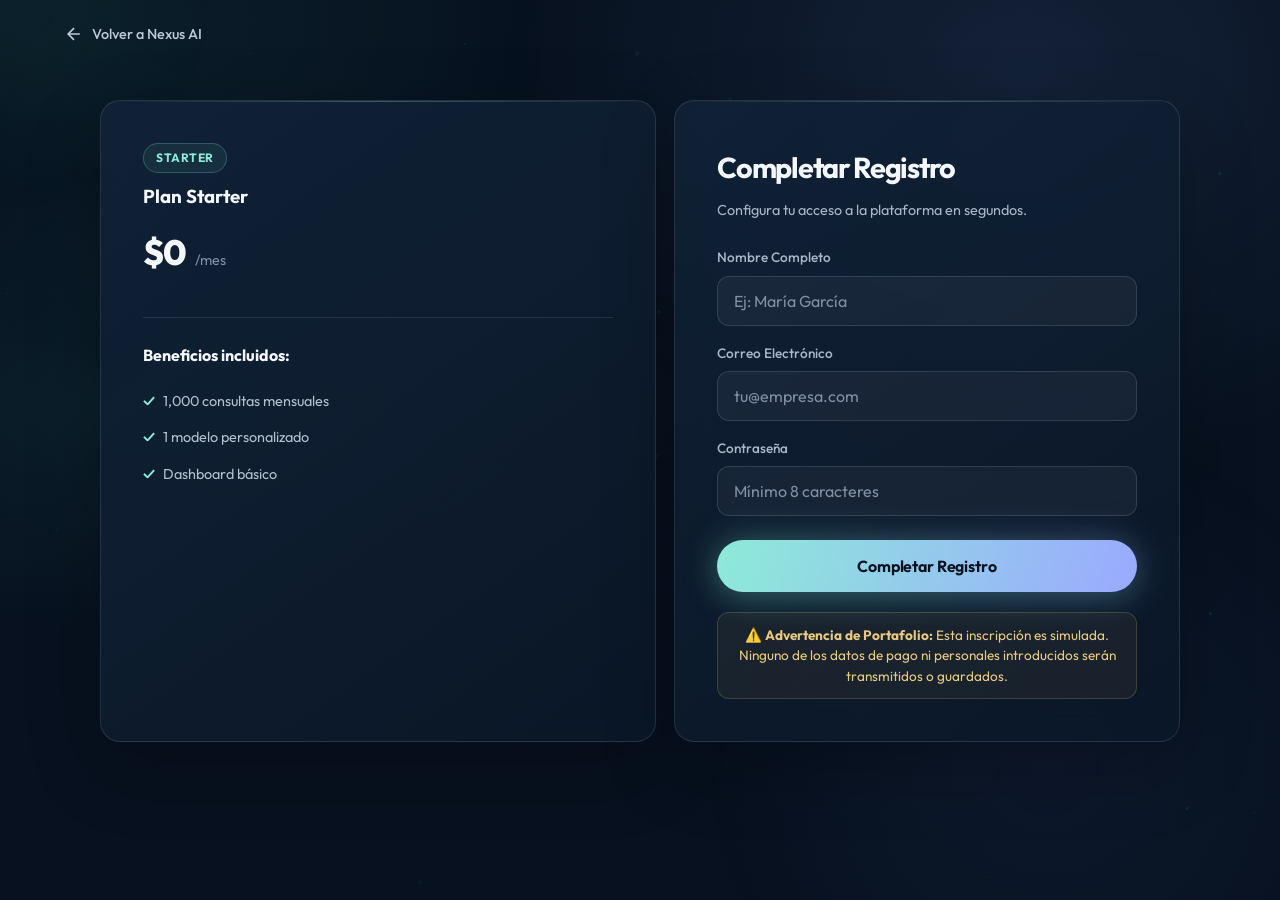
<file: signup.html>
<!DOCTYPE html>
<html lang="es">
<head>
    <meta charset="UTF-8">
    <meta name="viewport" content="width=device-width, initial-scale=1.0">
    <title>Crear cuenta de demostración · Nexus AI</title>
    <meta name="description" content="Explora el flujo de registro de demostración de Nexus AI. No se recopilan datos personales ni financieros.">
    <link rel="stylesheet" href="style.css">
    <style>
        /* Standalone Checkout Specific Layout */
        .checkout-body {
            background: var(--bg-primary);
            min-height: 100vh;
            display: flex;
            flex-direction: column;
            justify-content: center;
            align-items: center;
            padding: 40px 20px;
            position: relative;
            overflow-x: hidden;
        }
        .checkout-nav {
            position: absolute;
            top: 24px;
            left: 24px;
            z-index: 10;
        }
        .back-link {
            display: flex;
            align-items: center;
            gap: 8px;
            color: var(--text-secondary);
            text-decoration: none;
            font-size: 0.9rem;
            font-weight: 500;
            transition: var(--transition);
        }
        .back-link:hover {
            color: var(--accent-purple);
            transform: translateX(-4px);
        }
        .checkout-wrapper {
            width: 100%;
            max-width: 1000px;
            margin-top: 40px;
            display: grid;
            grid-template-columns: 1.1fr 1fr;
            gap: 30px;
            position: relative;
            z-index: 2;
        }
        .checkout-panel {
            padding: 40px;
            display: flex;
            flex-direction: column;
        }
        .checkout-summary {
            background: rgba(7, 12, 25, 0.4);
        }
        .plan-header {
            margin-bottom: 24px;
            padding-bottom: 20px;
            border-bottom: 1px solid var(--border-glass);
        }
        .plan-badge {
            display: inline-block;
            padding: 4px 12px;
            background: rgba(0, 242, 254, 0.1);
            border: 1px solid rgba(0, 242, 254, 0.4);
            color: var(--accent-purple);
            border-radius: 50px;
            font-size: 0.75rem;
            font-weight: 700;
            text-transform: uppercase;
            letter-spacing: 0.5px;
            margin-bottom: 8px;
        }
        .plan-price-row {
            display: flex;
            justify-content: space-between;
            align-items: baseline;
            margin-top: 10px;
        }
        .plan-price-row .price {
            font-size: 2.2rem;
            font-weight: 800;
            color: var(--text-primary);
        }
        .plan-features-list {
            list-style: none;
            margin: 20px 0;
            display: flex;
            flex-direction: column;
            gap: 12px;
        }
        .plan-features-list li {
            font-size: 0.9rem;
            color: var(--text-secondary);
            display: flex;
            align-items: center;
            gap: 8px;
        }
        .features-check {
            color: var(--accent-purple-light);
            font-weight: bold;
        }
        /* Holographic Card Simulation */
        .card-simulator {
            margin-top: auto;
            background: linear-gradient(135deg, rgba(0, 242, 254, 0.15) 0%, rgba(79, 70, 229, 0.25) 50%, rgba(0, 245, 160, 0.1) 100%);
            border: 1px solid rgba(0, 242, 254, 0.3);
            border-radius: 12px;
            padding: 20px;
            position: relative;
            overflow: hidden;
            box-shadow: 0 15px 35px rgba(0,0,0,0.3);
            display: none; /* Only visible for Pro plans */
        }
        .card-simulator::after {
            content: '';
            position: absolute;
            inset: 0;
            background: linear-gradient(45deg, transparent 40%, rgba(255,255,255,0.08) 50%, transparent 60%);
            transition: transform 0.5s;
        }
        .card-simulator:hover::after {
            transform: translateX(100%);
        }
        .card-chip {
            width: 36px;
            height: 28px;
            background: rgba(255,255,255,0.15);
            border-radius: 4px;
            margin-bottom: 20px;
        }
        .card-number {
            font-family: var(--font-mono);
            font-size: 1.1rem;
            color: var(--text-primary);
            letter-spacing: 1.5px;
            margin-bottom: 15px;
        }
        .card-info {
            display: flex;
            justify-content: space-between;
            font-size: 0.75rem;
            color: var(--text-secondary);
            text-transform: uppercase;
        }
        .card-val {
            color: var(--text-primary);
            font-family: var(--font-mono);
            font-size: 0.85rem;
            margin-top: 2px;
        }
        /* Responsive adjustments */
        @media (max-width: 820px) {
            .checkout-wrapper {
                grid-template-columns: 1fr;
            }
            .card-simulator {
                margin-top: 20px;
            }
        }
                .checkout-body { min-height:100vh; justify-content:flex-start; padding:100px 22px 52px; background:radial-gradient(ellipse at 80% 8%,rgba(76,106,164,.18),transparent 35%),radial-gradient(ellipse at 12% 45%,rgba(44,155,142,.11),transparent 33%),var(--bg-primary); }
                .checkout-nav { position:fixed; top:22px; left:clamp(18px,5vw,64px); }
                .back-link { color:#bdc9d6; }
                .checkout-wrapper { max-width:1080px; margin:0 auto; gap:18px; align-items:stretch; }
                .checkout-panel { padding:clamp(24px,4vw,42px); border:1px solid rgba(194,216,234,.13); border-radius:20px; box-shadow:0 24px 74px rgba(0,0,0,.24); }
                .checkout-summary { background:linear-gradient(145deg,rgba(17,34,55,.95),rgba(11,24,40,.9)); }
                .plan-header { border-color:rgba(194,216,234,.12); }
                .plan-badge { color:#8cebd5; border-color:rgba(117,228,205,.24); background:rgba(117,228,205,.08); }
                .plan-price-row { justify-content:flex-start; gap:10px; }
                .plan-features-list li { color:#b2c0ce; }
                .card-simulator { border-color:rgba(117,228,205,.2); border-radius:16px; background:linear-gradient(135deg,rgba(117,228,205,.12),rgba(110,128,240,.16) 58%,rgba(255,255,255,.035)); }
                .demo-payment-note { display:flex; align-items:flex-start; gap:10px; margin-top:8px; padding:13px 15px; border:1px solid rgba(117,228,205,.18); border-radius:12px; color:#c7d7df; background:rgba(117,228,205,.055); }
                .demo-payment-note > span { color:#8cebd5; font-size:1.1rem; }
                .demo-payment-note p { margin:0; font-size:.82rem; line-height:1.5; }
                .demo-payment-note strong { color:#e0f1ed; }
                .checkout-panel h2 { letter-spacing:-.045em; }
                .checkout-panel > p { color:#a9b7c8 !important; }
                .checkout-panel .disclaimer { margin-top:20px !important; }
                .checkout-panel .btn { margin-top:8px !important; }
                @media (max-width:820px) { .checkout-body { padding-top:88px; } .checkout-wrapper { max-width:620px; } .checkout-panel { padding:25px; } }
                @media (max-width:480px) { .checkout-body { padding:82px 14px 28px; } .checkout-nav { top:18px; left:16px; } .checkout-wrapper { gap:14px; } .checkout-panel { padding:21px; } }
            </style>
</head>
<body class="checkout-body">

    <!-- Interactive Particle Background -->
    <canvas id="particle-canvas" class="particle-canvas"></canvas>
    
    <!-- Cursor Glow -->
    <div id="cursor-glow" class="cursor-glow"></div>

    <!-- Navigation -->
    <div class="checkout-nav">
        <a href="index.html" class="back-link">
            <svg width="20" height="20" viewBox="0 0 24 24" fill="none" stroke="currentColor" stroke-width="2"><path d="M19 12H5M12 19l-7-7 7-7"/></svg>
            Volver a Nexus AI
        </a>
    </div>

    <!-- Main Container -->
    <div class="checkout-wrapper">
        
        <!-- Left Column: Summary -->
        <div class="checkout-panel checkout-summary glass-panel">
            <div class="plan-header">
                <span class="plan-badge" id="plan-badge-ui">Starter</span>
                <h3 id="plan-name-ui">Plan Starter</h3>
                <div class="plan-price-row">
                    <span class="price" id="plan-price-ui">$0</span>
                    <span class="price-desc" id="plan-period-ui">/mes</span>
                </div>
            </div>
            
            <h4>Beneficios incluidos:</h4>
            <ul class="plan-features-list" id="plan-features-ui">
                <li><span class="features-check">✓</span> 1,000 consultas mensuales</li>
                <li><span class="features-check">✓</span> 1 modelo personalizado</li>
                <li><span class="features-check">✓</span> Dashboard básico</li>
            </ul>

            <!-- Holographic Card Visual Simulation -->
            <div class="card-simulator" id="card-sim">
                <div class="card-chip"></div>
                <div class="card-number" id="card-number-sim">•••• •••• •••• ••••</div>
                <div class="card-info">
                    <div>
                        <span>Titular</span>
                        <div class="card-val" id="card-name-sim">María García</div>
                    </div>
                    <div>
                        <span>Vence</span>
                        <div class="card-val">12/29</div>
                    </div>
                </div>
            </div>
        </div>

        <!-- Right Column: Registration Form -->
        <div class="checkout-panel glass-panel">
            <h2 style="font-size: 1.8rem; margin-bottom: 6px;">Completar Registro</h2>
            <p style="color: var(--text-secondary); font-size: 0.9rem; margin-bottom: 24px;">Configura tu acceso a la plataforma en segundos.</p>
            
            <form class="signup-form" id="signup-form">
                <div class="form-group">
                    <label for="fullname">Nombre Completo</label>
                    <input type="text" id="fullname" placeholder="Ej: María García" autocomplete="name" required>
                </div>
                <div class="form-group">
                    <label for="email">Correo Electrónico</label>
                    <input type="email" id="email" placeholder="tu@empresa.com" autocomplete="email" required>
                </div>
                
<div id="payment-fields" class="demo-payment-note" style="display: none;" role="status"><span aria-hidden="true">ⓘ</span><p><strong>Modo demostración:</strong> este proyecto no procesa pagos. No ingreses números de tarjeta ni información financiera.</p></div>

                <div class="form-group">
                    <label for="password">Contraseña</label>
                    <input type="password" id="password" placeholder="Mínimo 8 caracteres" autocomplete="new-password" minlength="8" required>
                </div>
                
                <button type="submit" class="btn primary-btn glow-effect full-width" style="margin-top: 10px;">Completar Registro</button>
            </form>

            <div class="disclaimer" style="margin-top: 24px; padding: 12px 16px;">
                <p>⚠️ <strong>Advertencia de Portafolio:</strong> Esta inscripción es simulada. Ninguno de los datos de pago ni personales introducidos serán transmitidos o guardados.</p>
            </div>
        </div>

    </div>

    <!-- Success Modal -->
    <div id="success-modal" class="modal-overlay" role="dialog" aria-modal="true" aria-labelledby="success-title">
        <div class="modal-card">
            <div class="modal-icon">🎉</div>
            <h3 id="success-title">¡Cuenta Creada con Éxito!</h3>
            <p>Tu plan ha sido configurado en el sistema virtual. Recuerda que esto es un <strong>proyecto ficticio de portafolio</strong>. ¡Gracias por testear el flujo completo!</p>
            <button class="btn primary-btn" onclick="closeModal()">Volver a Inicio</button>
        </div>
    </div>

    <!-- Background and interactive animations scripts -->
    <script>
        document.addEventListener('DOMContentLoaded', () => {

            // ===================== QUERY PARAMETER EXTRACTOR =====================
            const canHover = window.matchMedia('(hover: hover) and (pointer: fine)').matches;
            const prefersReducedMotion = window.matchMedia('(prefers-reduced-motion: reduce)').matches;
            const urlParams = new URLSearchParams(window.location.search);
            const planSelected = (urlParams.get('plan') || 'starter').toLowerCase();

            const planBadge = document.getElementById('plan-badge-ui');
            const planName = document.getElementById('plan-name-ui');
            const planPrice = document.getElementById('plan-price-ui');
            const planFeatures = document.getElementById('plan-features-ui');
            const paymentFields = document.getElementById('payment-fields');
            const cardSim = document.getElementById('card-sim');

            if (planSelected === 'pro') {
                planBadge.innerText = 'PRO';
                planBadge.style.borderColor = 'rgba(0, 245, 160, 0.4)';
                planBadge.style.color = 'var(--accent-purple-light)';
                planName.innerText = 'Plan Pro';
                planPrice.innerText = '$49';
                planFeatures.innerHTML = `
                    <li><span class="features-check">✓</span> 50,000 consultas / mes</li>
                    <li><span class="features-check">✓</span> 10 modelos personalizados</li>
                    <li><span class="features-check">✓</span> Dashboard avanzado + API</li>
                    <li><span class="features-check">✓</span> Soporte prioritario 24/7</li>
                    <li><span class="features-check">✓</span> Integraciones ilimitadas</li>
                `;
                paymentFields.style.display = 'flex';
                cardSim.style.display = 'block';
            } else if (planSelected === 'enterprise') {
                planBadge.innerText = 'ENTERPRISE';
                planBadge.style.borderColor = 'rgba(79, 70, 229, 0.4)';
                planBadge.style.color = '#818cf8';
                planName.innerText = 'Plan Custom';
                planPrice.innerText = 'Custom';
                document.getElementById('plan-period-ui').style.display = 'none';
                planFeatures.innerHTML = `
                    <li><span class="features-check">✓</span> Consultas ilimitadas</li>
                    <li><span class="features-check">✓</span> Modelos de última generación</li>
                    <li><span class="features-check">✓</span> SLA corporativo 99.99%</li>
                    <li><span class="features-check">✓</span> Ingeniero de soporte dedicado</li>
                    <li><span class="features-check">✓</span> Despliegue On-Premise</li>
                `;
            }

            // Real-time card mirror sync
            const nameInput = document.getElementById('fullname');
            const cardNameSim = document.getElementById('card-name-sim');
            nameInput.addEventListener('input', () => {
                cardNameSim.innerText = nameInput.value.trim() || 'María García';
            });

            // Este flujo es solo demostrativo; no hay campos ni manejo de pagos reales.
            const cardNumSim = document.getElementById('card-number-sim');

            // ===================== DYNAMIC PARTICLES BACKGROUND =====================
            const canvas = document.getElementById('particle-canvas');
            const ctx = canvas.getContext('2d');
            let mouse = { x: -9999, y: -9999 };
            let shockwaves = [];

            function resizeCanvas() { 
                canvas.width = canvas.offsetWidth; 
                canvas.height = canvas.offsetHeight; 
            }
            resizeCanvas();
            window.addEventListener('resize', resizeCanvas);
            
            document.addEventListener('mousemove', (e) => { 
                mouse.x = e.clientX + window.scrollX; 
                mouse.y = e.clientY + window.scrollY; 
            });

            document.addEventListener('click', (e) => {
                if (!canHover || prefersReducedMotion) return;
                const x = e.clientX + window.scrollX;
                const y = e.clientY + window.scrollY;
                shockwaves.push({
                    x: x, y: y, radius: 0, maxRadius: 200, speed: 5, alpha: 0.8
                });
            });

            const PARTICLE_COUNT = 45;
            const particles = [];
            class Particle {
                constructor() { this.reset(); }
                reset() {
                    this.x = Math.random() * canvas.width;
                    this.y = Math.random() * canvas.height;
                    this.r = Math.random() * 2 + 0.5;
                    this.baseVx = (Math.random() - 0.5) * 0.35;
                    this.baseVy = (Math.random() - 0.5) * 0.35;
                    this.vx = this.baseVx;
                    this.vy = this.baseVy;
                    this.alpha = Math.random() * 0.4 + 0.2;
                    this.color = Math.random() > 0.5 ? '0, 242, 254' : '0, 245, 160';
                }
                update() {
                    const dx = this.x - mouse.x;
                    const dy = this.y - mouse.y;
                    const dist = Math.sqrt(dx * dx + dy * dy);
                    if (dist < 180) {
                        const force = (180 - dist) / 180 * 1.2;
                        this.vx += (dx / dist) * force * 0.15;
                        this.vy += (dy / dist) * force * 0.15;
                    }
                    shockwaves.forEach(sw => {
                        const sdx = this.x - sw.x;
                        const sdy = this.y - sw.y;
                        const sdist = Math.sqrt(sdx * sdx + sdy * sdy);
                        if (Math.abs(sdist - sw.radius) < 20) {
                            const force = 6 * sw.alpha;
                            this.vx += (sdx / sdist) * force;
                            this.vy += (sdy / sdist) * force;
                        }
                    });
                    this.vx += (this.baseVx - this.vx) * 0.04;
                    this.vy += (this.baseVy - this.vy) * 0.04;
                    this.x += this.vx;
                    this.y += this.vy;
                    if (this.x < -20 || this.x > canvas.width + 20 || this.y < -20 || this.y > canvas.height + 20) this.reset();
                }
                draw() {
                    ctx.beginPath();
                    ctx.arc(this.x, this.y, this.r, 0, Math.PI * 2);
                    ctx.fillStyle = `rgba(${this.color}, ${this.alpha})`;
                    ctx.fill();
                }
            }
            for (let i = 0; i < PARTICLE_COUNT; i++) particles.push(new Particle());

            function drawConnections() {
                for (let i = 0; i < particles.length; i++) {
                    for (let j = i + 1; j < particles.length; j++) {
                        const dx = particles[i].x - particles[j].x;
                        const dy = particles[i].y - particles[j].y;
                        const dist = Math.sqrt(dx * dx + dy * dy);
                        if (dist < 140) {
                            ctx.beginPath();
                            ctx.moveTo(particles[i].x, particles[i].y);
                            ctx.lineTo(particles[j].x, particles[j].y);
                            const grad = ctx.createLinearGradient(particles[i].x, particles[i].y, particles[j].x, particles[j].y);
                            grad.addColorStop(0, `rgba(${particles[i].color}, ${0.15 * (1 - dist / 140)})`);
                            grad.addColorStop(1, `rgba(${particles[j].color}, ${0.15 * (1 - dist / 140)})`);
                            ctx.strokeStyle = grad;
                            ctx.lineWidth = 0.8;
                            ctx.stroke();
                        }
                    }
                }
            }

            function updateShockwaves() {
                shockwaves.forEach((sw, idx) => {
                    sw.radius += sw.speed;
                    sw.alpha = 1 - (sw.radius / sw.maxRadius);
                    ctx.beginPath();
                    ctx.arc(sw.x, sw.y, sw.radius, 0, Math.PI * 2);
                    ctx.strokeStyle = `rgba(0, 242, 254, ${sw.alpha * 0.4})`;
                    ctx.lineWidth = 2.5;
                    ctx.stroke();
                    if (sw.radius >= sw.maxRadius) {
                        shockwaves.splice(idx, 1);
                    }
                });
            }

            function animateParticles() {
                ctx.clearRect(0, 0, canvas.width, canvas.height);
                particles.forEach(p => { p.update(); p.draw(); });
                drawConnections();
                updateShockwaves();
                requestAnimationFrame(animateParticles);
            }
            if (canHover && !prefersReducedMotion) animateParticles();
            else canvas.style.display = 'none';

            // ===================== CURSOR GLOW =====================
            const cursorGlow = document.getElementById('cursor-glow');
            if (canHover) {
                document.addEventListener('mousemove', (e) => {
                    requestAnimationFrame(() => {
                        cursorGlow.style.left = `${e.clientX}px`;
                        cursorGlow.style.top = `${e.clientY}px`;
                    });
                });
            } else {
                cursorGlow.style.display = 'none';
            }

            // ===================== HOLOGRAPHIC 3D TILT & GLARE EFFECT =====================
            const tiltCards = document.querySelectorAll('.checkout-panel');
            tiltCards.forEach(card => {
                card.classList.add('glare-card');
                card.addEventListener('mousemove', (e) => {
                    const rect = card.getBoundingClientRect();
                    const x = e.clientX - rect.left;
                    const y = e.clientY - rect.top;
                    const centerX = rect.width / 2;
                    const centerY = rect.height / 2;
                    const rotateX = ((y - centerY) / centerY) * -3;
                    const rotateY = ((x - centerX) / centerX) * 3;
                    
                    card.style.transform = `perspective(1000px) rotateX(${rotateX}deg) rotateY(${rotateY}deg) scale(1.01)`;
                    card.style.setProperty('--glare-x', `${x}px`);
                    card.style.setProperty('--glare-y', `${y}px`);
                });
                
                card.addEventListener('mouseleave', () => {
                    card.style.transform = '';
                });
            });

            // ===================== MAGNETIC BUTTON =====================
            const magneticBtn = document.querySelector('.btn');
            magneticBtn.addEventListener('mousemove', (e) => {
                const rect = magneticBtn.getBoundingClientRect();
                const cx = rect.left + rect.width / 2;
                const cy = rect.top + rect.height / 2;
                const dx = e.clientX - cx;
                const dy = e.clientY - cy;
                magneticBtn.style.transform = `translate(${dx * 0.3}px, ${dy * 0.3}px) scale(1.04)`;
            });
            magneticBtn.addEventListener('mouseleave', () => {
                magneticBtn.style.transform = '';
            });

            // ===================== FORM SUBMIT =====================
            const form = document.getElementById('signup-form');
            const modal = document.getElementById('success-modal');

            form.addEventListener('submit', (e) => {
                e.preventDefault();
                modal.classList.add('active');
                form.reset();
            });

            window.closeModal = function() {
                modal.classList.remove('active');
                window.location.href = 'index.html';
            };
        });
    </script>
</body>
</html>
</file>
<file: style.css>
@import url('https://fonts.googleapis.com/css2?family=Outfit:wght@300;400;500;600;700;800;900&family=JetBrains+Mono:wght@400;500&display=swap');

:root {
    --bg-primary: #02040a;
    --bg-secondary: #070c19;
    --bg-card: rgba(7, 12, 25, 0.65);
    --accent-purple: #00f2fe; /* Cyber Cyan */
    --accent-purple-dark: #00b8d4;
    --accent-purple-light: #00f5a0; /* Cyber Mint / Emerald */
    --accent-blue: #4f46e5; /* Deep Electric Indigo */
    --accent-cyan: #00f2fe; /* Electric Cyan */
    --text-primary: #f0f7ff; /* Ice White */
    --text-secondary: #93c5fd; /* Soft Digital Blue */
    --text-muted: #64748b; /* Slate Muted */
    --border-glass: rgba(0, 242, 254, 0.15); /* Electric Cyan Glowing Borders */
    --gradient-hero: linear-gradient(135deg, #00f2fe 0%, #4f46e5 50%, #00f5a0 100%);
    --glow-violet-rgb: 139, 92, 246; /* Antes este valor estaba repetido 37 veces "a mano" en todo el archivo, sin variable */
    --font-main: 'Outfit', sans-serif;
    --font-mono: 'JetBrains Mono', monospace;
    --radius: 16px;
    --transition: all 0.3s cubic-bezier(0.4, 0, 0.2, 1);
}

*, *::before, *::after { margin: 0; padding: 0; box-sizing: border-box; }
html { scroll-behavior: smooth; font-size: 16px; }

body {
    font-family: var(--font-main);
    background-color: var(--bg-primary);
    color: var(--text-primary);
    line-height: 1.7;
    overflow-x: hidden;
}

/* Foco visible para navegación por teclado (antes no había ningún
   estilo de :focus explícito, dependía del outline por defecto del
   navegador, poco visible sobre este fondo tan oscuro). */
a:focus-visible,
button:focus-visible,
input:focus-visible,
.sidebar-item:focus-visible {
    outline: 2px solid var(--accent-cyan);
    outline-offset: 3px;
    border-radius: 4px;
}

/* Respeta la preferencia del sistema de "menos movimiento": antes
   todas las animaciones (partículas, scramble, parallax, glows)
   corrían siempre, sin excepción. */
@media (prefers-reduced-motion: reduce) {
    *, *::before, *::after {
        animation-duration: 0.01ms !important;
        animation-iteration-count: 1 !important;
        transition-duration: 0.01ms !important;
        scroll-behavior: auto !important;
    }
}

/* Los efectos de mouse (canvas de partículas y glow que sigue al
   cursor) no tienen ninguna función en touch: sin mousemove, se
   quedaban visualmente "pegados" en su posición inicial. El JS ya
   evita inicializarlos en estos dispositivos; esto es el respaldo en
   CSS por si el JS no llega a cargar. */
@media (hover: none), (pointer: coarse) {
    #particle-canvas, #cursor-glow { display: none !important; }
}

/* Background */
body::before {
    content: ''; position: fixed; top: -40%; left: -15%; width: 900px; height: 900px;
    background: radial-gradient(circle, rgba(var(--glow-violet-rgb),0.18) 0%, rgba(109,40,217,0.06) 50%, transparent 70%);
    pointer-events: none; z-index: 0; animation: blob-drift 20s infinite alternate ease-in-out;
}
body::after {
    content: ''; position: fixed; bottom: -25%; right: -10%; width: 700px; height: 700px;
    background: radial-gradient(circle, rgba(167,139,250,0.14) 0%, rgba(var(--glow-violet-rgb),0.05) 50%, transparent 70%);
    pointer-events: none; z-index: 0; animation: blob-drift 25s infinite alternate-reverse ease-in-out;
}
@keyframes blob-drift { 0% { transform: translate(0,0) scale(1); } 100% { transform: translate(80px,60px) scale(1.15); } }

#particle-canvas { position: fixed; top: 0; left: 0; width: 100%; height: 100%; z-index: 0; pointer-events: none; opacity: 0.4; }

.global-shapes { position: fixed; inset: 0; pointer-events: none; z-index: 0; overflow: hidden; }
.gs { position: absolute; border-radius: 50%; animation: gs-float linear infinite; }
.gs-1 { width: 420px; height: 420px; top: 5vh; left: 5vw; background: radial-gradient(circle, rgba(var(--glow-violet-rgb),0.10) 0%, transparent 70%); animation-duration: 30s; }
.gs-2 { width: 280px; height: 280px; top: 30vh; right: 4vw; background: radial-gradient(circle, rgba(167,139,250,0.09) 0%, transparent 70%); border-radius: 40% 60% 55% 45%/45% 50% 50% 55%; animation-duration: 22s; animation-delay: -5s; }
.gs-3 { width: 350px; height: 350px; top: 60vh; left: 15vw; background: radial-gradient(circle, rgba(109,40,217,0.08) 0%, transparent 70%); animation-duration: 26s; animation-delay: -10s; }
.gs-4 { width: 200px; height: 200px; top: 80vh; right: 20vw; background: radial-gradient(circle, rgba(196,181,253,0.07) 0%, transparent 70%); border-radius: 60% 40%; animation-duration: 18s; }
.gs-5 { width: 500px; height: 500px; top: 110vh; left: 50vw; background: radial-gradient(circle, rgba(var(--glow-violet-rgb),0.08) 0%, transparent 70%); animation-duration: 34s; animation-delay: -8s; }
@keyframes gs-float { 0% { transform: translateY(0) scale(1); } 50% { transform: translateY(-40px) scale(1.06); } 100% { transform: translateY(0) scale(1); } }

::-webkit-scrollbar { width: 6px; }
::-webkit-scrollbar-track { background: var(--bg-secondary); }
::-webkit-scrollbar-thumb { background: var(--accent-purple); border-radius: 3px; }

/* Cursor Glow */
#cursor-glow {
    position: fixed;
    top: 0; left: 0;
    width: 500px; height: 500px;
    border-radius: 50%;
    background: radial-gradient(circle, rgba(var(--glow-violet-rgb), 0.12) 0%, rgba(var(--glow-violet-rgb), 0.04) 40%, transparent 65%);
    pointer-events: none;
    z-index: 0;
    transform: translate(-50%, -50%);
    transition: width 0.4s ease, height 0.4s ease, background 0.4s ease;
    will-change: transform;
}

/* Navbar */
nav { position: fixed; top: 0; left: 0; right: 0; z-index: 1000; padding: 1.2rem 2rem; transition: var(--transition); }
nav.scrolled { background: rgba(5,3,12,0.88); backdrop-filter: blur(24px); border-bottom: 1px solid rgba(var(--glow-violet-rgb),0.2); padding: 0.85rem 2rem; }
.nav-container { max-width: 1100px; margin: 0 auto; display: flex; align-items: center; justify-content: space-between; }
.nav-logo { font-size: 1.5rem; font-weight: 800; text-decoration: none; color: var(--text-primary); font-family: var(--font-main); }
.nav-logo span { color: var(--accent-purple); }
.nav-menu { list-style: none; display: flex; align-items: center; gap: 0.25rem; }
.nav-menu li a { text-decoration: none; color: var(--text-secondary); font-size: 0.88rem; font-weight: 500; padding: 0.45rem 1rem; border-radius: 50px; transition: var(--transition); }
.nav-menu li a:hover { color: var(--accent-purple-light); background: rgba(var(--glow-violet-rgb),0.08); }
.menu-toggle { display: none; cursor: pointer; }
.menu-toggle .bar { display: block; width: 22px; height: 2px; background: var(--text-primary); margin: 4px 0; border-radius: 2px; transition: var(--transition); }
/* El JS ya alternaba .active en el botón, pero no existía ningún estilo
   que lo reflejara: el ícono se quedaba como hamburguesa aunque el menú
   estuviera abierto. Ahora se transforma en una "X". */
.menu-toggle.active .bar:nth-child(1) { transform: translateY(6px) rotate(45deg); }
.menu-toggle.active .bar:nth-child(2) { opacity: 0; }
.menu-toggle.active .bar:nth-child(3) { transform: translateY(-6px) rotate(-45deg); }

/* Utilities */
h1,h2,h3,.nav-logo { font-family: var(--font-main); }
.gradient-text { background: linear-gradient(90deg, var(--accent-blue), var(--accent-purple), #d946ef, var(--accent-blue)); -webkit-background-clip: text; background-clip: text; color: transparent; background-size: 300% auto; animation: gradientShift 5s ease-in-out infinite; }
@keyframes gradientShift { 0% { background-position: 0% center; } 50% { background-position: 100% center; } 100% { background-position: 0% center; } }

/* Shimmer on section titles */
.section-title { background: linear-gradient(90deg, var(--text-primary) 0%, var(--accent-purple-light) 50%, var(--text-primary) 100%); background-size: 200% auto; -webkit-background-clip: text; background-clip: text; -webkit-text-fill-color: transparent; animation: shimmer-text 6s linear infinite; }
@keyframes shimmer-text { 0% { background-position: 0% center; } 100% { background-position: 200% center; } }

.glass-panel { background: var(--bg-card); backdrop-filter: blur(16px); border: 1px solid var(--border-glass); border-radius: var(--radius); box-shadow: 0 4px 30px rgba(0,0,0,0.3); position: relative; overflow: hidden; }
/* Top shine line on every glass panel */
.glass-panel::after { content: ''; position: absolute; top: 0; left: 0; right: 0; height: 1px; background: linear-gradient(90deg, transparent 0%, rgba(167,139,250,0.5) 50%, transparent 100%); pointer-events: none; }
/* Sweep shine on hover */
.glass-panel::before { content: ''; position: absolute; top: -50%; left: -50%; width: 200%; height: 200%; background: linear-gradient(45deg, transparent 40%, rgba(var(--glow-violet-rgb),0.06) 50%, transparent 60%); transform: translateX(-100%); transition: none; pointer-events: none; z-index: 1; }
.glass-panel:hover::before { transform: translateX(100%); transition: transform 0.8s ease; }

.btn { font-family: var(--font-main); padding: 12px 24px; border-radius: 50px; border: none; font-weight: 600; cursor: pointer; transition: var(--transition); display: inline-flex; align-items: center; gap: 8px; text-decoration: none; font-size: 1rem; }
.primary-btn { background: var(--gradient-hero); color: white; padding: 16px 32px; }
.primary-btn.glow-effect { position: relative; z-index: 1; }
.primary-btn.glow-effect::before { content: ''; position: absolute; inset: 0; border-radius: 50px; background: var(--gradient-hero); filter: blur(15px); opacity: 0.5; z-index: -1; transition: opacity 0.3s; }
.primary-btn:hover.glow-effect::before { opacity: 1; }
.primary-btn:hover { transform: translateY(-3px) scale(1.02); }
.primary-btn:active { transform: translateY(0) scale(0.98); transition: transform 0.1s; }
.secondary-btn { background: rgba(255,255,255,0.03); border: 1px solid var(--border-glass); color: var(--text-primary); padding: 16px 32px; }
.secondary-btn:hover { background: rgba(255,255,255,0.08); transform: translateY(-3px); box-shadow: 0 10px 30px rgba(0,0,0,0.3); }
.secondary-btn:active { transform: translateY(0); transition: transform 0.1s; }
.full-width { width: 100%; justify-content: center; }

section { position: relative; z-index: 1; padding: 6rem 2rem; }
.section-inner { max-width: 1100px; margin: 0 auto; }
.section-label { display: inline-block; font-family: var(--font-mono); font-size: 0.78rem; font-weight: 500; color: var(--accent-cyan); letter-spacing: 0.15em; text-transform: uppercase; margin-bottom: 0.75rem; }
.section-title { font-size: clamp(2rem,4vw,2.8rem); font-weight: 800; letter-spacing: -1px; line-height: 1.15; margin-bottom: 1rem; }
.section-subtitle { color: var(--text-secondary); font-size: 1.05rem; max-width: 540px; margin-bottom: 3rem; }

/* Hero */
.hero { min-height: 100vh; display: flex; align-items: center; justify-content: center; padding: 120px 5% 60px; gap: 40px; flex-wrap: wrap; }
.hero-content { flex: 1; min-width: 300px; max-width: 600px; }
.badge { display: inline-block; padding: 6px 16px; background: rgba(var(--glow-violet-rgb),0.1); border: 1px solid rgba(var(--glow-violet-rgb),0.5); color: var(--accent-purple-light); border-radius: 50px; font-size: 0.8rem; font-weight: 600; letter-spacing: 1px; margin-bottom: 24px; animation: fadeUpAnim 0.6s cubic-bezier(0.16,1,0.3,1) forwards, badgePulse 3s ease-in-out 1.5s infinite; }
@keyframes badgePulse { 0%, 100% { box-shadow: 0 0 0 0 rgba(var(--glow-violet-rgb),0.4); } 50% { box-shadow: 0 0 0 8px rgba(var(--glow-violet-rgb),0); } }
.hero h1 { font-size: clamp(2.5rem,5vw,4.2rem); line-height: 1.1; margin-bottom: 24px; letter-spacing: -1.5px; }
.hero-desc { font-size: 1.15rem; color: var(--text-secondary); margin-bottom: 40px; line-height: 1.6; }
.hero-buttons { display: flex; gap: 16px; flex-wrap: wrap; }
.hero-trust { margin-top: 40px; }
.hero-trust span { color: var(--text-muted); font-size: 0.85rem; display: block; margin-bottom: 12px; }
.trust-logos { display: flex; gap: 20px; flex-wrap: wrap; }
.trust-logo { color: var(--text-muted); font-weight: 700; font-size: 0.95rem; opacity: 0.5; letter-spacing: 1px; }
.hero-visual { flex: 1; min-width: 300px; position: relative; display: flex; justify-content: center; }
.hero-img { width: 100%; max-width: 500px; border-radius: 16px; border: 1px solid var(--border-glass); box-shadow: 0 20px 60px rgba(0,0,0,0.5); position: relative; z-index: 2; animation: heroFloat 6s ease-in-out infinite; }
@keyframes heroFloat { 0%, 100% { transform: translateY(0) rotate(0deg); } 50% { transform: translateY(-14px) rotate(0.5deg); } }
.glow-orb { position: absolute; width: 300px; height: 300px; background: var(--accent-purple); border-radius: 50%; filter: blur(80px); opacity: 0.3; z-index: 1; top: 50%; left: 50%; transform: translate(-50%,-50%); animation: pulseOrb 5s ease-in-out infinite; }
@keyframes pulseOrb { 0%, 100% { transform: translate(-50%,-50%) scale(1); opacity: 0.3; } 50% { transform: translate(-50%,-50%) scale(1.25); opacity: 0.45; } }

/* Features */
.features-grid { display: grid; grid-template-columns: repeat(auto-fit, minmax(300px, 1fr)); gap: 24px; }
.feature-card { padding: 36px; transition: transform 0.4s cubic-bezier(0.16,1,0.3,1), border-color 0.3s, box-shadow 0.4s; }
.feature-card:hover { transform: translateY(-10px) scale(1.02); border-color: rgba(var(--glow-violet-rgb),0.5); box-shadow: 0 25px 60px rgba(var(--glow-violet-rgb),0.2), 0 0 0 1px rgba(var(--glow-violet-rgb),0.1); }
.feature-icon { transition: transform 0.4s cubic-bezier(0.16,1,0.3,1); }
.feature-card:hover .feature-icon { transform: scale(1.2) translateY(-4px); }
.feature-icon { font-size: 2.5rem; margin-bottom: 20px; }
.feature-card h3 { font-size: 1.3rem; margin-bottom: 12px; }
.feature-card p { color: var(--text-secondary); line-height: 1.6; font-size: 0.95rem; }

/* Demo Window */
.demo-visual { margin-top: 2rem; }
.demo-window { border-radius: var(--radius); overflow: hidden; border: 1px solid var(--border-glass); box-shadow: 0 20px 60px rgba(0,0,0,0.5); }
.window-header { background: rgba(15,15,35,0.9); padding: 14px 20px; display: flex; align-items: center; gap: 16px; border-bottom: 1px solid var(--border-glass); }
.window-dots { display: flex; gap: 8px; }
.dot { width: 10px; height: 10px; border-radius: 50%; }
.dot.red { background: #ef4444; } .dot.yellow { background: #eab308; } .dot.green { background: #22c55e; }
.window-url { color: var(--text-muted); font-family: var(--font-mono); font-size: 0.8rem; background: rgba(255,255,255,0.05); padding: 4px 12px; border-radius: 6px; }
.window-body { display: flex; background: var(--bg-primary); min-height: 300px; }
.demo-sidebar { width: 180px; background: rgba(15,15,35,0.8); padding: 20px 0; border-right: 1px solid var(--border-glass); }
.sidebar-item { padding: 10px 20px; color: var(--text-muted); font-size: 0.85rem; cursor: default; transition: var(--transition); }
.sidebar-item.active { color: var(--accent-purple-light); background: rgba(var(--glow-violet-rgb),0.1); border-left: 2px solid var(--accent-purple); }
.demo-content { flex: 1; padding: 24px; }
.demo-stat-row { display: grid; grid-template-columns: repeat(3, 1fr); gap: 16px; margin-bottom: 24px; }
.demo-stat-card { background: rgba(var(--glow-violet-rgb),0.06); border: 1px solid var(--border-glass); border-radius: 12px; padding: 16px; text-align: center; }
.demo-stat-number { display: block; font-size: 1.5rem; font-weight: 800; background: var(--gradient-hero); -webkit-background-clip: text; background-clip: text; color: transparent; }
.demo-stat-label { font-size: 0.75rem; color: var(--text-muted); }
.demo-chart-area { background: rgba(255,255,255,0.02); border-radius: 12px; padding: 20px; border: 1px solid var(--border-glass); }
.chart-bar-group { display: flex; align-items: flex-end; gap: 10px; height: 120px; }
.chart-bar { flex: 1; height: var(--h); background: linear-gradient(to top, var(--accent-blue), var(--accent-purple)); border-radius: 4px 4px 0 0; transform-origin: bottom; transform: scaleY(0); }
.chart-bar.animated { animation: growBar 1.2s cubic-bezier(0.16,1,0.3,1) forwards; }
.chart-bar:nth-child(1) { animation-delay: 0s; } .chart-bar:nth-child(2) { animation-delay: 0.08s; } .chart-bar:nth-child(3) { animation-delay: 0.16s; } .chart-bar:nth-child(4) { animation-delay: 0.24s; } .chart-bar:nth-child(5) { animation-delay: 0.32s; } .chart-bar:nth-child(6) { animation-delay: 0.40s; } .chart-bar:nth-child(7) { animation-delay: 0.48s; } .chart-bar:nth-child(8) { animation-delay: 0.56s; }
@keyframes growBar { from { transform: scaleY(0); } to { transform: scaleY(1); } }

/* Dynamic Dashboard Simulator Subscreens */
.demo-content { transition: opacity 0.25s ease, transform 0.25s ease; }
.demo-content.fade-out { opacity: 0; transform: translateY(10px); }

/* Models Tab */
.demo-model-list { display: flex; flex-direction: column; gap: 12px; }
.demo-model-item { display: flex; align-items: center; justify-content: space-between; background: rgba(255,255,255,0.02); padding: 12px 16px; border-radius: 8px; border: 1px solid var(--border-glass); transition: border-color 0.3s; }
.demo-model-item:hover { border-color: rgba(var(--glow-violet-rgb),0.3); }
.demo-model-info { display: flex; flex-direction: column; }
.demo-model-name { font-weight: 600; font-size: 0.9rem; }
.demo-model-meta { font-size: 0.75rem; color: var(--text-muted); margin-top: 2px; }
.demo-status-badge { padding: 4px 10px; border-radius: 50px; font-size: 0.7rem; font-weight: 600; text-transform: uppercase; letter-spacing: 0.5px; }
.demo-status-badge.active { background: rgba(34,197,94,0.1); color: #22c55e; border: 1px solid rgba(34,197,94,0.3); }
.demo-status-badge.training { background: rgba(var(--glow-violet-rgb),0.1); color: var(--accent-purple-light); border: 1px solid rgba(var(--glow-violet-rgb),0.3); position: relative; overflow: hidden; }
.demo-status-badge.standby { background: rgba(234,179,8,0.1); color: #fbbf24; border: 1px solid rgba(234,179,8,0.3); }

/* Datasets Tab */
.demo-dataset-list { display: flex; flex-direction: column; gap: 10px; }
.demo-dataset-item { display: flex; align-items: center; justify-content: space-between; background: rgba(255,255,255,0.02); padding: 12px 14px; border-radius: 8px; border: 1px solid var(--border-glass); transition: border-color 0.3s; }
.demo-dataset-item:hover { border-color: rgba(var(--glow-violet-rgb),0.3); }
.demo-dataset-details { display: flex; flex-direction: column; }
.demo-dataset-name { font-weight: 500; font-size: 0.85rem; font-family: var(--font-mono); }
.demo-dataset-size { font-size: 0.75rem; color: var(--text-muted); margin-top: 2px; }
.demo-dataset-btn { background: rgba(var(--glow-violet-rgb),0.1); border: 1px solid var(--border-glass); color: var(--accent-purple-light); font-size: 0.75rem; padding: 5px 12px; border-radius: 6px; cursor: pointer; transition: var(--transition); border: none; font-weight: 500; }
.demo-dataset-btn:hover { background: var(--gradient-hero); color: white; }

/* Config Tab */
.demo-config-list { display: flex; flex-direction: column; gap: 14px; }
.demo-config-item { display: flex; align-items: center; justify-content: space-between; background: rgba(255,255,255,0.01); padding: 10px 14px; border-radius: 8px; border: 1px solid rgba(255,255,255,0.02); }
.demo-config-info { display: flex; flex-direction: column; max-width: 75%; }
.demo-config-title { font-weight: 500; font-size: 0.88rem; }
.demo-config-desc { font-size: 0.75rem; color: var(--text-muted); line-height: 1.35; margin-top: 2px; }
.demo-switch { position: relative; display: inline-block; width: 44px; height: 22px; cursor: pointer; }
.demo-switch input { opacity: 0; width: 0; height: 0; }
.demo-slider { position: absolute; top: 0; left: 0; right: 0; bottom: 0; background-color: rgba(255,255,255,0.1); transition: .3s cubic-bezier(0.16, 1, 0.3, 1); border-radius: 34px; border: 1px solid var(--border-glass); }
.demo-slider:before { position: absolute; content: ""; height: 14px; width: 14px; left: 3px; bottom: 3px; background-color: white; transition: .3s cubic-bezier(0.16, 1, 0.3, 1); border-radius: 50%; }
.demo-switch input:checked + .demo-slider { background-color: var(--accent-purple); }
.demo-switch input:checked + .demo-slider:before { transform: translateX(22px); }

/* Reports Tab */
.demo-reports-list { display: flex; flex-direction: column; gap: 12px; }
.demo-report-card { background: rgba(var(--glow-violet-rgb),0.03); border: 1px solid var(--border-glass); border-radius: 10px; padding: 14px 16px; transition: border-color 0.3s; }
.demo-report-card:hover { border-color: rgba(var(--glow-violet-rgb),0.3); }
.demo-report-header { display: flex; justify-content: space-between; align-items: center; margin-bottom: 6px; }
.demo-report-title { font-weight: 600; font-size: 0.88rem; color: var(--accent-purple-light); }
.demo-report-time { font-size: 0.7rem; color: var(--text-muted); }
.demo-report-summary { font-size: 0.8rem; color: var(--text-secondary); line-height: 1.45; }

/* Asistente de IA integrado en la vista de demostración del dashboard */
.demo-ai-panel { min-height: 310px; display: flex; flex-direction: column; gap: 14px; }
.demo-ai-heading { display: flex; align-items: center; justify-content: space-between; gap: 12px; padding-bottom: 12px; border-bottom: 1px solid rgba(183,209,228,.09); }
.demo-ai-brand { display: flex; align-items: center; gap: 10px; }
.demo-ai-avatar { display: grid; place-items: center; width: 36px; height: 36px; flex: 0 0 auto; border-radius: 12px; color: #081421; background: linear-gradient(135deg,#8debd8,#9ba9ff); }
.demo-ai-heading strong { display: block; color: #edf5f7; font-size: .92rem; }
.demo-ai-heading small { display: block; color: #91a1b3; font-size: .72rem; }
.demo-ai-demo-tag { color: #9cebdc; border: 1px solid rgba(117,228,205,.2); background: rgba(117,228,205,.07); border-radius: 999px; padding: 5px 9px; font-size: .65rem; white-space: nowrap; }
.demo-ai-messages { display: flex; flex: 1; flex-direction: column; align-items: flex-start; gap: 10px; min-height: 112px; max-height: 190px; overflow-y: auto; padding: 2px 3px; }
.demo-ai-message { max-width: min(88%, 620px); padding: 10px 13px; border: 1px solid rgba(117,228,205,.12); border-radius: 13px 13px 13px 4px; color: #d3e0e8; background: rgba(117,228,205,.055); font-size: .82rem; line-height: 1.5; overflow-wrap: anywhere; }
.demo-ai-message.user { align-self: flex-end; border-color: rgba(130,151,255,.2); border-radius: 13px 13px 4px 13px; color: #081421; background: linear-gradient(110deg,#8debd8,#9ba9ff); }
.demo-ai-suggestions { display: flex; flex-wrap: wrap; gap: 8px; }
.demo-ai-suggestion { border: 1px solid rgba(117,228,205,.18); border-radius: 999px; padding: 7px 11px; color: #dce9ee; background: rgba(117,228,205,.045); font: 500 .72rem var(--font-main); cursor: pointer; transition: var(--transition); }
.demo-ai-suggestion:hover { border-color: rgba(117,228,205,.38); background: rgba(117,228,205,.12); transform: translateY(-1px); }
.demo-ai-form { display: flex; align-items: center; gap: 8px; margin-top: auto; padding: 7px; border: 1px solid rgba(183,209,228,.13); border-radius: 13px; background: rgba(255,255,255,.025); }
.demo-ai-form input { min-width: 0; flex: 1; padding: 8px 10px; border: 0; outline: 0; color: var(--text-primary); background: transparent; font: .82rem var(--font-main); }
.demo-ai-form input::placeholder { color: #8190a4; }
.demo-ai-form button { min-height: 36px; padding: 7px 13px; border: 0; border-radius: 9px; color: #081421; background: linear-gradient(110deg,#8debd8,#9ba9ff); font: 650 .76rem var(--font-main); cursor: pointer; }
.demo-ai-note { color: #8190a4; font-size: .67rem; line-height: 1.4; }
.demo-ai-typing { color: #9cebdc; font-size: .74rem; padding: 3px 5px; }
@media (max-width: 560px) { .demo-ai-heading { align-items: flex-start; } .demo-ai-demo-tag { font-size: .58rem; } .demo-ai-suggestion { font-size: .67rem; } .demo-ai-form button { padding-inline: 10px; } }


/* Stats */
.stats-section { background: rgba(10,5,20,0.6); }
.stats-grid { display: grid; grid-template-columns: repeat(auto-fit, minmax(200px, 1fr)); gap: 30px; text-align: center; }
.stat-box { padding: 30px; }
.stat-number { font-size: 3rem; font-weight: 900; background: var(--gradient-hero); -webkit-background-clip: text; background-clip: text; color: transparent; }
.stat-suffix { font-size: 1.5rem; font-weight: 700; color: var(--accent-purple-light); }
.stat-label { display: block; color: var(--text-muted); font-size: 0.9rem; margin-top: 8px; }

/* Team */
.team-grid { display: grid; grid-template-columns: repeat(auto-fit, minmax(240px, 1fr)); gap: 24px; }
.team-card { padding: 30px; text-align: center; transition: transform 0.4s cubic-bezier(0.16,1,0.3,1), border-color 0.3s, box-shadow 0.4s; }
.team-card:hover { transform: translateY(-10px) scale(1.02); border-color: rgba(var(--glow-violet-rgb),0.5); box-shadow: 0 25px 60px rgba(var(--glow-violet-rgb),0.15); }
.team-photo { width: 120px; height: 120px; border-radius: 50%; object-fit: cover; border: 3px solid var(--accent-purple); margin-bottom: 16px; transition: transform 0.4s cubic-bezier(0.16,1,0.3,1), box-shadow 0.4s; }
.team-card:hover .team-photo { transform: scale(1.1); box-shadow: 0 0 25px rgba(var(--glow-violet-rgb),0.4); }
.team-card h3 { font-size: 1.15rem; margin-bottom: 4px; }
.team-role { color: var(--accent-purple-light); font-size: 0.85rem; font-weight: 600; display: block; margin-bottom: 12px; }
.team-card p { color: var(--text-muted); font-size: 0.9rem; }

/* Pricing */
.pricing-grid { display: grid; grid-template-columns: repeat(auto-fit, minmax(280px, 1fr)); gap: 24px; align-items: start; }
.pricing-card { padding: 36px; transition: transform 0.4s cubic-bezier(0.16,1,0.3,1), border-color 0.3s, box-shadow 0.4s; position: relative; }
.pricing-card:hover { transform: translateY(-8px); border-color: rgba(var(--glow-violet-rgb),0.4); box-shadow: 0 25px 60px rgba(var(--glow-violet-rgb),0.15); }
.pricing-card.featured { border-color: var(--accent-purple); box-shadow: 0 0 40px rgba(var(--glow-violet-rgb),0.2); transform: scale(1.03); }
.pricing-card.featured:hover { transform: scale(1.05) translateY(-5px); }
.popular-badge { position: absolute; top: -12px; right: 20px; background: var(--gradient-hero); color: white; padding: 4px 16px; border-radius: 50px; font-size: 0.7rem; font-weight: 700; letter-spacing: 1px; }
.pricing-card h3 { font-size: 1.5rem; margin-bottom: 8px; }
.price { font-size: 3rem; font-weight: 900; margin-bottom: 8px; }
.price span { font-size: 1rem; color: var(--text-muted); font-weight: 400; }
.price-desc { color: var(--text-muted); margin-bottom: 24px; font-size: 0.9rem; }
.price-features { list-style: none; margin-bottom: 30px; }
.price-features li { padding: 8px 0; color: var(--text-secondary); font-size: 0.95rem; border-bottom: 1px solid rgba(255,255,255,0.05); }

/* CTA */
.cta-section { background: rgba(7, 12, 25, 0.4); }
.cta-card { text-align: center; padding: 60px 40px; border-radius: var(--radius); }
.cta-card h2 { font-size: 2.2rem; margin-bottom: 12px; }
.cta-card p { color: var(--text-secondary); margin-bottom: 30px; max-width: 600px; margin-left: auto; margin-right: auto; line-height: 1.6; }
.cta-buttons { display: flex; gap: 16px; justify-content: center; flex-wrap: wrap; }

/* Signup */
.signup-card { display: grid; grid-template-columns: 1fr 1fr; gap: 40px; padding: 50px; align-items: center; }
.signup-info h2 { font-size: 2rem; margin-bottom: 12px; }
.signup-info p { color: var(--text-secondary); margin-bottom: 20px; line-height: 1.6; }
.signup-benefits { display: flex; flex-wrap: wrap; gap: 12px; }
.benefit { color: var(--accent-purple-light); font-size: 0.9rem; font-weight: 600; }
.signup-form { display: flex; flex-direction: column; gap: 16px; }
.form-group { display: flex; flex-direction: column; gap: 6px; }
.form-group label { font-size: 0.85rem; color: var(--text-secondary); font-weight: 500; }
.form-group input { background: rgba(255,255,255,0.05); border: 1px solid var(--border-glass); border-radius: 12px; padding: 14px 16px; color: var(--text-primary); font-family: var(--font-main); font-size: 1rem; outline: none; transition: border-color 0.3s, box-shadow 0.3s, transform 0.2s; }
.form-group input:focus { border-color: var(--accent-purple); box-shadow: 0 0 20px rgba(var(--glow-violet-rgb),0.25), inset 0 0 0 1px rgba(var(--glow-violet-rgb),0.1); transform: scale(1.01); }
.form-group input::placeholder { color: var(--text-muted); transition: opacity 0.3s; }
.form-group input:focus::placeholder { opacity: 0.4; }

.disclaimer { margin-top: 24px; padding: 16px 20px; background: rgba(234,179,8,0.08); border: 1px solid rgba(234,179,8,0.3); border-radius: 12px; text-align: center; }
.disclaimer p { color: #fbbf24; font-size: 0.85rem; line-height: 1.5; }

/* Modal */
.modal-overlay { position: fixed; inset: 0; background: rgba(0,0,0,0); backdrop-filter: blur(0px); display: flex; align-items: center; justify-content: center; z-index: 2000; pointer-events: none; opacity: 0; transition: background 0.4s, backdrop-filter 0.4s, opacity 0.4s; }
.modal-overlay.active { background: rgba(0,0,0,0.7); backdrop-filter: blur(8px); pointer-events: all; opacity: 1; }
.modal-card { background: var(--bg-secondary); border: 1px solid var(--border-glass); border-radius: var(--radius); padding: 40px; text-align: center; max-width: 450px; width: 90%; transform: scale(0.85) translateY(20px); opacity: 0; transition: transform 0.5s cubic-bezier(0.16,1,0.3,1), opacity 0.4s; }
.modal-overlay.active .modal-card { transform: scale(1) translateY(0); opacity: 1; }
.modal-icon { font-size: 3rem; margin-bottom: 16px; animation: none; }
.modal-overlay.active .modal-icon { animation: modalBounce 0.6s cubic-bezier(0.16,1,0.3,1) 0.2s both; }
@keyframes modalBounce { 0% { transform: scale(0); } 50% { transform: scale(1.3); } 100% { transform: scale(1); } }
.modal-card h3 { margin-bottom: 12px; }
.modal-card p { color: var(--text-secondary); margin-bottom: 24px; font-size: 0.95rem; }

/* Footer */
footer { position: relative; z-index: 1; padding: 60px 2rem 30px; border-top: 1px solid var(--border-glass); }
.footer-content { max-width: 1100px; margin: 0 auto; display: grid; grid-template-columns: 2fr 1fr 1fr 1fr; gap: 40px; margin-bottom: 40px; }
.footer-col p { color: var(--text-muted); font-size: 0.9rem; margin-top: 12px; }
.footer-col h4 { color: var(--text-secondary); font-size: 0.9rem; margin-bottom: 16px; font-weight: 600; }
.footer-col a { display: block; color: var(--text-muted); text-decoration: none; font-size: 0.85rem; padding: 4px 0; transition: var(--transition); }
.footer-col a:hover { color: var(--accent-purple-light); }
.footer-logo { display: inline-block; margin-bottom: 4px; }
.footer-bottom { max-width: 1100px; margin: 0 auto; padding-top: 24px; border-top: 1px solid rgba(255,255,255,0.05); text-align: center; }
.footer-bottom p { color: var(--text-muted); font-size: 0.8rem; }
.footer-bottom em { color: #fbbf24; font-style: normal; }

/* Animations — Spring-based easing */
.fade-up { opacity: 0; transform: translateY(40px); animation: fadeUpAnim 1s cubic-bezier(0.16,1,0.3,1) forwards; }
@keyframes fadeUpAnim { to { opacity: 1; transform: translateY(0); } }
.delay-1 { animation-delay: 0.15s; } .delay-2 { animation-delay: 0.3s; } .delay-3 { animation-delay: 0.45s; } .delay-4 { animation-delay: 0.6s; }
.fade-in-scroll { opacity: 0; transform: translateY(50px) scale(0.97); transition: opacity 0.9s cubic-bezier(0.16,1,0.3,1), transform 0.9s cubic-bezier(0.16,1,0.3,1); }
.fade-in-scroll.visible { opacity: 1; transform: translateY(0) scale(1); }

/* Staggered children inside grids */
.features-grid .fade-in-scroll:nth-child(1) { transition-delay: 0s; }
.features-grid .fade-in-scroll:nth-child(2) { transition-delay: 0.1s; }
.features-grid .fade-in-scroll:nth-child(3) { transition-delay: 0.2s; }
.features-grid .fade-in-scroll:nth-child(4) { transition-delay: 0.3s; }
.features-grid .fade-in-scroll:nth-child(5) { transition-delay: 0.4s; }
.features-grid .fade-in-scroll:nth-child(6) { transition-delay: 0.5s; }
.team-grid .fade-in-scroll:nth-child(1) { transition-delay: 0s; }
.team-grid .fade-in-scroll:nth-child(2) { transition-delay: 0.12s; }
.team-grid .fade-in-scroll:nth-child(3) { transition-delay: 0.24s; }
.team-grid .fade-in-scroll:nth-child(4) { transition-delay: 0.36s; }
.pricing-grid .fade-in-scroll:nth-child(1) { transition-delay: 0s; }
.pricing-grid .fade-in-scroll:nth-child(2) { transition-delay: 0.15s; }
.pricing-grid .fade-in-scroll:nth-child(3) { transition-delay: 0.3s; }
.stats-grid .fade-in-scroll:nth-child(1) { transition-delay: 0s; }
.stats-grid .fade-in-scroll:nth-child(2) { transition-delay: 0.1s; }
.stats-grid .fade-in-scroll:nth-child(3) { transition-delay: 0.2s; }
.stats-grid .fade-in-scroll:nth-child(4) { transition-delay: 0.3s; }

/* Trust logos entrance */
.trust-logo { transition: opacity 0.5s, transform 0.5s; }
.trust-logo:nth-child(1) { animation: trustFade 0.5s 1.2s both; }
.trust-logo:nth-child(2) { animation: trustFade 0.5s 1.4s both; }
.trust-logo:nth-child(3) { animation: trustFade 0.5s 1.6s both; }
.trust-logo:nth-child(4) { animation: trustFade 0.5s 1.8s both; }
@keyframes trustFade { from { opacity: 0; transform: translateY(10px); } to { opacity: 0.5; transform: translateY(0); } }

/* Sidebar hover animation */
.sidebar-item { transition: all 0.25s ease; }
.sidebar-item:hover { color: var(--text-secondary); background: rgba(var(--glow-violet-rgb),0.05); padding-left: 24px; }

/* ===================== CHAT WIDGET ===================== */
.chat-toggle {
    position: fixed; bottom: 28px; right: 28px; z-index: 1500;
    width: 60px; height: 60px; border-radius: 50%; border: none;
    background: var(--gradient-hero); color: white;
    font-size: 1.5rem; cursor: pointer;
    display: flex; align-items: center; justify-content: center;
    box-shadow: 0 8px 30px rgba(var(--glow-violet-rgb),0.5);
    transition: transform 0.3s cubic-bezier(0.16,1,0.3,1), box-shadow 0.3s;
}
.chat-toggle:hover { transform: scale(1.1); box-shadow: 0 12px 40px rgba(var(--glow-violet-rgb),0.6); }
.chat-toggle-close { display: none; font-size: 1.3rem; font-family: var(--font-main); }
.chat-toggle.open .chat-toggle-icon { display: none; }
.chat-toggle.open .chat-toggle-close { display: block; }
.chat-toggle.open { transform: rotate(90deg); }
.chat-toggle.open:hover { transform: rotate(90deg) scale(1.1); }

.chat-pulse {
    position: absolute; inset: -4px; border-radius: 50%;
    border: 2px solid var(--accent-purple);
    animation: chatPulseRing 2s ease-out infinite;
}
.chat-toggle.open .chat-pulse { display: none; }
@keyframes chatPulseRing {
    0% { transform: scale(1); opacity: 0.7; }
    100% { transform: scale(1.6); opacity: 0; }
}

.chat-widget {
    position: fixed; bottom: 100px; right: 28px; z-index: 1500;
    width: 380px; max-height: 500px;
    border-radius: 20px; overflow: hidden;
    background: var(--bg-secondary);
    border: 1px solid var(--border-glass);
    box-shadow: 0 20px 60px rgba(0,0,0,0.6);
    display: flex; flex-direction: column;
    transform: scale(0.5) translateY(30px); opacity: 0;
    pointer-events: none;
    transform-origin: bottom right;
    transition: transform 0.4s cubic-bezier(0.16,1,0.3,1), opacity 0.3s;
}
.chat-widget.open {
    transform: scale(1) translateY(0); opacity: 1;
    pointer-events: all;
}

.chat-header {
    background: rgba(0, 242, 254, 0.12);
    padding: 16px 20px;
    border-bottom: 1px solid var(--border-glass);
}
.chat-header-info { display: flex; align-items: center; gap: 12px; }
.chat-avatar { font-size: 1.8rem; }
.chat-header h4 { font-size: 0.95rem; margin-bottom: 2px; }
.chat-status { font-size: 0.75rem; color: var(--text-muted); display: flex; align-items: center; gap: 6px; }
.status-dot { width: 7px; height: 7px; border-radius: 50%; background: #22c55e; display: inline-block; animation: statusBlink 2s infinite; }
@keyframes statusBlink { 0%,100% { opacity: 1; } 50% { opacity: 0.4; } }

.chat-messages {
    flex: 1; padding: 16px; overflow-y: auto;
    display: flex; flex-direction: column; gap: 12px;
    max-height: 290px; min-height: 200px;
}
.chat-messages::-webkit-scrollbar { width: 4px; }
.chat-messages::-webkit-scrollbar-thumb { background: var(--accent-purple); border-radius: 2px; }

.chat-msg {
    max-width: 85%; padding: 10px 14px;
    border-radius: 14px; font-size: 0.9rem; line-height: 1.5;
    animation: msgAppear 0.4s cubic-bezier(0.16,1,0.3,1) both;
}
@keyframes msgAppear { from { opacity: 0; transform: translateY(10px) scale(0.95); } to { opacity: 1; transform: translateY(0) scale(1); } }

.chat-msg.bot {
    background: rgba(0, 242, 254, 0.08); border: 1px solid rgba(0, 242, 254, 0.2);
    align-self: flex-start; border-bottom-left-radius: 4px;
    color: var(--text-secondary);
}
.chat-msg.user {
    background: var(--gradient-hero); color: white;
    align-self: flex-end; border-bottom-right-radius: 4px;
}

/* Suggested Option Chips */
.chat-chips {
    display: flex;
    flex-wrap: wrap;
    gap: 8px;
    padding: 10px 16px;
    background: rgba(2, 4, 10, 0.4);
    border-top: 1px solid var(--border-glass);
}
.chat-chip {
    background: rgba(0, 242, 254, 0.06);
    border: 1px solid rgba(0, 242, 254, 0.22);
    color: var(--text-primary);
    font-size: 0.78rem;
    padding: 6px 12px;
    border-radius: 50px;
    cursor: pointer;
    transition: all 0.2s cubic-bezier(0.16, 1, 0.3, 1);
    font-family: var(--font-main);
    font-weight: 500;
}
.chat-chip:hover {
    background: var(--gradient-hero);
    border-color: transparent;
    color: white;
    transform: translateY(-2px);
    box-shadow: 0 4px 12px rgba(0, 242, 254, 0.2);
}
.chat-chip:active {
    transform: translateY(0);
}

.typing-indicator { display: flex; gap: 4px; padding: 12px 14px; align-self: flex-start; }
.typing-indicator span {
    width: 7px; height: 7px; border-radius: 50%;
    background: var(--accent-purple-light);
    animation: typingDot 1.4s ease-in-out infinite;
}
.typing-indicator span:nth-child(2) { animation-delay: 0.15s; }
.typing-indicator span:nth-child(3) { animation-delay: 0.3s; }
@keyframes typingDot { 0%,60%,100% { transform: translateY(0); opacity: 0.4; } 30% { transform: translateY(-6px); opacity: 1; } }

.chat-input-area {
    display: flex; gap: 8px; padding: 12px 16px;
    border-top: 1px solid var(--border-glass);
    background: rgba(0,0,0,0.2);
}
.chat-input-area input {
    flex: 1; background: rgba(255,255,255,0.05); border: 1px solid var(--border-glass);
    border-radius: 50px; padding: 10px 16px; color: var(--text-primary);
    font-family: var(--font-main); font-size: 0.9rem; outline: none;
    transition: border-color 0.3s;
}
.chat-input-area input:focus { border-color: var(--accent-purple); }
.chat-send {
    width: 40px; height: 40px; border-radius: 50%; border: none;
    background: var(--gradient-hero); color: white;
    font-size: 1rem; cursor: pointer;
    display: flex; align-items: center; justify-content: center;
    transition: transform 0.2s;
}
.chat-send:hover { transform: scale(1.1); }
.chat-send:active { transform: scale(0.95); }

/* ===================== PREMIUM ADVANCED ANIMATIONS ===================== */
.glare-card {
    position: relative;
    overflow: hidden;
}
.glare-card::before {
    content: '';
    position: absolute;
    inset: 0;
    background: radial-gradient(circle 280px at var(--glare-x, 0px) var(--glare-y, 0px), rgba(255, 255, 255, 0.09) 0%, rgba(var(--glow-violet-rgb), 0.03) 50%, transparent 80%);
    opacity: 0;
    transition: opacity 0.3s ease;
    pointer-events: none;
    z-index: 5;
}
.glare-card:hover::before {
    opacity: 1;
}

/* Magnetic buttons active transition */
.btn {
    transition: transform 0.2s cubic-bezier(0.25, 1, 0.5, 1), box-shadow 0.3s ease;
    will-change: transform;
}

/* Text Scramble Glitch Character */
.scramble-char {
    color: var(--accent-purple-light);
    font-family: var(--font-mono);
    text-shadow: 0 0 8px rgba(167, 139, 250, 0.6);
    display: inline-block;
    animation: textGlitch 0.15s infinite;
}
@keyframes textGlitch {
    0%, 100% { opacity: 1; transform: skewX(0deg); }
    50% { opacity: 0.8; transform: skewX(10deg); }
}


/* Responsive */
@media (max-width: 768px) {
    .hero { flex-direction: column; text-align: center; padding-top: 140px; }
    .hero-buttons { justify-content: center; }
    .nav-menu { display: none; position: fixed; top: 0; left: 0; right: 0; bottom: 0; background: rgba(8,8,16,0.95); flex-direction: column; justify-content: center; align-items: center; gap: 1.5rem; }
    .nav-menu.active { display: flex; }
    .menu-toggle { display: block; z-index: 1001; }
    .signup-card { grid-template-columns: 1fr; }
    .footer-content { grid-template-columns: 1fr 1fr; }
    .demo-sidebar { display: none; }
    .demo-stat-row { grid-template-columns: 1fr; }
    .pricing-card.featured { transform: scale(1); }
    .chat-widget { width: calc(100vw - 32px); right: 16px; bottom: 96px; }
    .chat-toggle { bottom: 20px; right: 20px; }
}

/* Top Promo Notification Bar */
.top-notification {
    position: fixed;
    top: 24px;
    left: 50%;
    transform: translateX(-50%) translateY(-150%);
    background: rgba(7, 12, 25, 0.85);
    border: 1px solid rgba(0, 242, 254, 0.35);
    box-shadow: 0 10px 40px rgba(0, 242, 254, 0.15), inset 0 0 15px rgba(0, 242, 254, 0.1);
    backdrop-filter: blur(12px);
    -webkit-backdrop-filter: blur(12px);
    padding: 14px 24px;
    border-radius: 50px;
    z-index: 1000;
    display: flex;
    align-items: center;
    gap: 16px;
    color: var(--text-primary);
    font-family: var(--font-main);
    font-size: 0.9rem;
    font-weight: 500;
    transition: transform 0.6s cubic-bezier(0.16, 1, 0.3, 1), opacity 0.4s;
    pointer-events: none;
    opacity: 0;
    max-width: 90%;
    width: max-content;
}
.top-notification.show {
    transform: translateX(-50%) translateY(0);
    pointer-events: all;
    opacity: 1;
}
.top-notification-content {
    display: flex;
    align-items: center;
    gap: 8px;
    cursor: pointer;
}
.top-notification-content:hover {
    color: var(--accent-purple);
}
.top-notification-close {
    background: none;
    border: none;
    color: var(--text-muted);
    cursor: pointer;
    font-size: 1rem;
    transition: var(--transition);
    display: flex;
    align-items: center;
    justify-content: center;
    padding: 4px;
}
.top-notification-close:hover {
    color: #ef4444;
    transform: scale(1.15);
}
@media (max-width: 600px) {
    .top-notification {
        border-radius: 16px;
        padding: 12px 18px;
        top: 16px;
        font-size: 0.82rem;
    }
}

/* ===================== NEXUS AI — REFINED PRODUCT EXPERIENCE ===================== */
:root {
    --bg-primary: #07111f;
    --bg-secondary: #0b1728;
    --bg-card: rgba(14, 28, 46, 0.82);
    --accent-purple: #56d9bd;
    --accent-purple-dark: #2bb89f;
    --accent-purple-light: #8cebd5;
    --accent-blue: #7487ff;
    --accent-cyan: #70e5d0;
    --text-primary: #f4f7fb;
    --text-secondary: #a9b7c8;
    --text-muted: #8190a4;
    --border-glass: rgba(182, 207, 228, 0.12);
    --gradient-hero: linear-gradient(110deg, #6fe2ca 0%, #7b8cff 100%);
    --glow-violet-rgb: 86, 217, 189;
    --radius: 20px;
}
html { scroll-padding-top: 92px; }
body { background: radial-gradient(ellipse at 75% 6%, rgba(76, 106, 164, .16), transparent 33%), radial-gradient(ellipse at 10% 30%, rgba(44, 155, 142, .09), transparent 30%), var(--bg-primary); }
body::before { width: 760px; height: 760px; background: radial-gradient(circle, rgba(61, 178, 157, .10), transparent 68%); opacity: .7; }
body::after { width: 720px; height: 720px; background: radial-gradient(circle, rgba(101, 119, 220, .11), transparent 68%); opacity: .65; }
.global-shapes { opacity: .35; }
#particle-canvas { opacity: .19; }
#cursor-glow { opacity: .48; }
nav { padding: 1rem 2rem; }
nav.scrolled { background: rgba(7, 17, 31, .88); border-bottom-color: rgba(182, 207, 228, .10); }
.nav-container { max-width: 1240px; }
.nav-logo { letter-spacing: -.055em; }
.nav-logo span { color: var(--accent-purple); }
.nav-menu { gap: .35rem; }
.nav-menu li a { color: #b8c4d3; font-size: .86rem; }
.nav-menu li a:hover { color: var(--text-primary); background: rgba(255,255,255,.055); }
.nav-menu li a.nav-cta { color: #07111f; background: #78e2cb; font-weight: 700; padding: .65rem 1.05rem; margin-left: .4rem; }
.nav-menu li a.nav-cta:hover { background: #a0f0df; transform: translateY(-1px); }
.menu-toggle { border: 0; background: transparent; padding: 8px; }
.menu-toggle .bar { width: 24px; }
.gradient-text { background-image: linear-gradient(105deg, #7ce8d2 8%, #92a4ff 54%, #b7bfff 100%); animation: none; }
.section-title { background-image: linear-gradient(95deg, #f4f7fb 0%, #b7c8d8 100%); animation: none; }
.glass-panel { background: linear-gradient(145deg, rgba(17, 34, 55, .9), rgba(11, 24, 40, .82)); border-color: rgba(194, 216, 234, .12); box-shadow: 0 18px 60px rgba(0, 0, 0, .22); backdrop-filter: blur(18px); }
.glass-panel::after { background: linear-gradient(90deg, transparent, rgba(123, 226, 203, .32), transparent); }
.glass-panel::before { background: linear-gradient(45deg, transparent 40%, rgba(123, 226, 203, .04) 50%, transparent 60%); }
.btn { min-height: 48px; font-weight: 650; letter-spacing: -.01em; }
.primary-btn { color: #07111f; background: linear-gradient(110deg, #8debd8, #9ba9ff); box-shadow: 0 8px 28px rgba(86, 217, 189, .16); }
.primary-btn.glow-effect::before { background: linear-gradient(110deg, #8debd8, #9ba9ff); filter: blur(20px); opacity: .28; }
.primary-btn:hover { box-shadow: 0 12px 34px rgba(86, 217, 189, .24); }
.secondary-btn { background: rgba(255,255,255,.035); border-color: rgba(194,216,234,.18); }
.secondary-btn:hover { background: rgba(255,255,255,.075); border-color: rgba(194,216,234,.28); }
section { padding: clamp(4.5rem, 8vw, 7.5rem) 2rem; }
.section-inner { max-width: 1160px; }
.section-label { color: #83e2ce; font-size: .72rem; letter-spacing: .19em; }
.section-title { max-width: 760px; font-size: clamp(2.15rem, 4.2vw, 3.3rem); letter-spacing: -.045em; }
.section-subtitle { max-width: 620px; color: #a5b4c5; }
.hero { max-width: 1440px; min-height: min(900px, 100vh); margin: 0 auto; padding: 142px 6% 88px; gap: clamp(36px, 5vw, 82px); flex-wrap: nowrap; }
.hero-content { max-width: 620px; }
.hero h1 { font-size: clamp(3.2rem, 6.1vw, 5.55rem); line-height: 1.025; letter-spacing: -.065em; margin-bottom: 25px; }
.hero-desc { max-width: 560px; font-size: 1.09rem; line-height: 1.75; color: #a8b8ca; margin-bottom: 32px; }
.badge { display: inline-flex; align-items: center; gap: 9px; padding: 8px 13px; background: rgba(117, 228, 205, .075); border-color: rgba(117, 228, 205, .2); color: #b4f3e4; font-size: .73rem; letter-spacing: .035em; text-transform: none; animation: fadeUpAnim .6s cubic-bezier(.16,1,.3,1) forwards; }
.badge-dot { width: 7px; height: 7px; border-radius: 50%; background: #72e2c7; box-shadow: 0 0 12px rgba(114,226,199,.75); }
.hero-buttons { gap: 12px; }
.hero-buttons .btn { padding: 15px 23px; }
.hero-trust { margin-top: 42px; }
.hero-trust > span { color: #9aa9bb; font-size: .78rem; margin-bottom: 13px; }
.trust-logos { gap: 9px; }
.trust-logo { color: #aab8c8; border: 1px solid rgba(194,216,234,.1); border-radius: 999px; padding: 7px 10px; font-size: .62rem; letter-spacing: .08em; opacity: .78; }
.hero-visual { min-width: 0; }
.hero-img.dashboard-art { width: min(100%, 610px); max-width: 610px; padding: 13px; aspect-ratio: 1.12 / 1; border-radius: 22px; border-color: rgba(170, 205, 226, .2); background: linear-gradient(145deg, rgba(30, 53, 76, .86), rgba(13, 25, 43, .98)); box-shadow: 0 36px 100px rgba(0,0,0,.42), 0 0 90px rgba(62, 164, 152, .08); overflow: hidden; animation: heroFloat 7s ease-in-out infinite; }
.dashboard-shell { height: 100%; border: 1px solid rgba(203,222,237,.09); border-radius: 14px; overflow: hidden; background: #0d1928; text-align: left; color: #eff5f8; }
.dashboard-topbar { height: 43px; display: flex; align-items: center; gap: 17px; padding: 0 14px; border-bottom: 1px solid rgba(203,222,237,.08); background: rgba(18,33,51,.92); }
.dashboard-brand { display:flex; align-items:center; gap:6px; color:#f2f7fa; text-decoration:none; font-size: .72rem; font-weight:750; letter-spacing:-.04em; }
.dashboard-brand > span:last-child { color:#74ddc6; }
.brand-mark { display:grid; place-items:center; width:19px; height:19px; border-radius:6px; color:#092019; font-size:.65rem; background:linear-gradient(135deg,#8debd8,#8191fa); }
.dashboard-breadcrumb { color:#8d9bad; font-size:.61rem; }
.dashboard-breadcrumb span { color:#506075; padding:0 5px; }
.dashboard-user { margin-left:auto; display:grid; place-items:center; width:24px; height:24px; border-radius:50%; background:#263b51; color:#c9e8e0; font-size:.55rem; font-weight:700; }
.dashboard-layout { display:flex; height:calc(100% - 43px); }
.dashboard-rail { width:43px; padding:14px 8px; display:flex; align-items:center; flex-direction:column; gap:12px; border-right:1px solid rgba(203,222,237,.07); background:#101d2d; }
.rail-icon { display:grid; place-items:center; width:26px; height:26px; border-radius:8px; color:#7f90a5; font-size:.86rem; }
.rail-icon.active { color:#90ead8; background:rgba(102,220,193,.12); }
.dashboard-content { flex:1; min-width:0; padding:16px 17px; }
.dashboard-heading { display:flex; align-items:center; justify-content:space-between; gap:10px; margin-bottom:13px; }
.dashboard-heading > div { display:flex; flex-direction:column; gap:2px; }
.dashboard-eyebrow { color:#75869a; font-size:.47rem; letter-spacing:.14em; }
.dashboard-heading strong { color:#edf4f7; font-size:.84rem; letter-spacing:-.03em; }
.dashboard-live { display:flex; align-items:center; gap:5px; color:#a6c5bd; font-size:.5rem; white-space:nowrap; }
.dashboard-live i { width:5px; height:5px; border-radius:50%; background:#58d6b3; box-shadow:0 0 8px rgba(88,214,179,.6); }
.dashboard-metrics { display:grid; grid-template-columns:repeat(3,1fr); gap:8px; margin-bottom:9px; }
.dashboard-metric { min-width:0; display:flex; flex-direction:column; gap:4px; padding:9px 9px 8px; border:1px solid rgba(203,222,237,.08); border-radius:8px; background:rgba(255,255,255,.025); }
.dashboard-metric span { color:#92a1b3; font-size:.5rem; white-space:nowrap; overflow:hidden; text-overflow:ellipsis; }
.dashboard-metric strong { color:#edf5f7; font-size:1rem; line-height:1.1; letter-spacing:-.04em; }
.dashboard-metric small { color:#73d9bd; font-size:.43rem; white-space:nowrap; overflow:hidden; text-overflow:ellipsis; }
.dashboard-chart-card { padding:10px 10px 7px; border:1px solid rgba(203,222,237,.08); border-radius:9px; background:rgba(255,255,255,.025); }
.chart-card-heading { display:flex; align-items:center; justify-content:space-between; color:#dbe5eb; font-size:.55rem; }
.chart-card-heading > div { display:flex; flex-direction:column; gap:3px; }
.chart-card-heading small { color:#718298; font-size:.44rem; }
.chart-select { padding:4px 6px; border:1px solid rgba(203,222,237,.09); border-radius:5px; color:#9aabbb; font-size:.43rem; }
.dashboard-chart { display:block; width:100%; height:104px; margin-top:3px; overflow:visible; }
.chart-area { fill:url(#chart-fill); }
.chart-line { fill:none; stroke:#69d8bc; stroke-width:3; stroke-linecap:round; }
.chart-point { fill:#a5f2df; stroke:#183c38; stroke-width:4; }
.chart-axis { display:flex; justify-content:space-between; color:#718298; font-size:.42rem; }
.dashboard-insight { display:flex; align-items:center; gap:8px; margin-top:9px; padding:8px 9px; border:1px solid rgba(117,228,205,.12); border-radius:8px; color:#9eb4c0; background:rgba(87,191,168,.055); font-size:.48rem; }
.dashboard-insight strong { color:#d7ece8; font-weight:650; }
.insight-icon { color:#8ee7d2; font-size:.75rem; }
.insight-arrow { margin-left:auto; color:#8ee7d2; font-size:.75rem; }
.glow-orb { background:#4fcbb5; opacity:.17; filter:blur(95px); }
.features-grid { grid-template-columns: repeat(3, minmax(0,1fr)); gap:16px; }
.feature-card { padding:28px; border-radius:18px; }
.feature-card:hover { transform:translateY(-5px); border-color:rgba(117,228,205,.28); box-shadow:0 24px 54px rgba(0,0,0,.25); }
.feature-icon { display:grid; place-items:center; width:48px; height:48px; border:1px solid rgba(117,228,205,.16); border-radius:14px; background:rgba(117,228,205,.075); font-size:1.45rem; margin-bottom:22px; }
.feature-card h3 { font-size:1.12rem; letter-spacing:-.025em; }
.feature-card p { color:#a3b1c1; font-size:.9rem; }
.demo-window { border-color:rgba(183,209,228,.16); box-shadow:0 34px 90px rgba(0,0,0,.32); }
.window-header { background:#101c2b; }
.window-body { background:#0b1624; }
.demo-sidebar { width:190px; background:#0f1b2a; }
.sidebar-item { width:100%; display:block; border:0; border-left:2px solid transparent; background:transparent; text-align:left; font:inherit; padding:11px 18px; cursor:pointer; color:#8998aa; }
.sidebar-item:hover { color:#e5eff3; background:rgba(255,255,255,.035); padding-left:20px; }
.sidebar-item.active { color:#8ee7d2; background:rgba(117,228,205,.08); border-left-color:#70ddc5; }
.demo-content { min-height:300px; }
.demo-stat-card { background:rgba(255,255,255,.025); border-color:rgba(183,209,228,.09); }
.demo-stat-number { background-image:linear-gradient(100deg,#8debd8,#9ba9ff); }
.chart-bar { background:linear-gradient(to top,#607be0,#70dfc8); }
.demo-model-item,.demo-dataset-item,.demo-report-card { background:rgba(255,255,255,.025); border-color:rgba(183,209,228,.09); }
.demo-status-badge.training,.demo-report-title { color:#8cebd5; }
.stats-section { background:linear-gradient(180deg,rgba(12,24,40,.3),rgba(14,29,47,.55),rgba(12,24,40,.25)); border-block:1px solid rgba(183,209,228,.06); }
.workflow-intro { margin-bottom:34px; }
.workflow-intro .section-subtitle { margin-bottom:0; }
.workflow-grid { grid-template-columns:repeat(4,minmax(0,1fr)); gap:14px; text-align:left; }
.workflow-card { position:relative; min-height:205px; padding:23px; border:1px solid rgba(183,209,228,.1); border-radius:17px; background:rgba(255,255,255,.025); }
.workflow-number { display:block; color:#8cebd5; font-family:var(--font-mono); font-size:.7rem; letter-spacing:.1em; }
.workflow-icon { display:grid; place-items:center; width:36px; height:36px; margin:18px 0 14px; border-radius:11px; background:rgba(117,228,205,.09); color:#9cebdc; font-size:1rem; }
.workflow-card h3 { font-size:1.02rem; letter-spacing:-.025em; margin-bottom:6px; }
.workflow-card p { color:#9aaabd; font-size:.82rem; line-height:1.55; }
.team-grid { grid-template-columns:repeat(4,minmax(0,1fr)); gap:16px; }
.team-card { padding:24px 20px; border-radius:18px; }
.team-card:hover { transform:translateY(-5px); border-color:rgba(117,228,205,.25); }
.team-photo { width:96px; height:96px; border:2px solid rgba(117,228,205,.54); }
.team-card p { color:#a1b0c0; font-size:.83rem; }
.team-role { color:#8cebd5; }
.pricing-grid { grid-template-columns:repeat(3,minmax(0,1fr)); gap:16px; }
.pricing-card { padding:30px; }
.pricing-card.featured { transform:translateY(-8px); border-color:rgba(117,228,205,.45); box-shadow:0 20px 60px rgba(40,145,128,.12); }
.pricing-card.featured:hover { transform:translateY(-12px); }
.popular-badge { top:17px; right:18px; background:rgba(117,228,205,.13); color:#a0f0df; border:1px solid rgba(117,228,205,.23); font-size:.61rem; }
.price { letter-spacing:-.055em; }
.price-features li { color:#afbdcb; border-bottom-color:rgba(183,209,228,.07); }
.cta-card { padding:clamp(36px,7vw,74px); background:radial-gradient(ellipse at top,rgba(91,177,165,.12),transparent 60%),linear-gradient(145deg,rgba(16,34,54,.95),rgba(10,23,39,.92)); }
.cta-card h2 { max-width:750px; margin:0 auto 14px; font-size:clamp(2rem,4vw,3rem); letter-spacing:-.05em; }
.cta-card p { color:#a8b7c7; }
.disclaimer { background:rgba(239,190,92,.055); border-color:rgba(239,190,92,.2); }
.disclaimer p { color:#e8c981; }
footer { border-top-color:rgba(183,209,228,.1); }
.footer-col h4 { color:#d8e2ea; }
.footer-col p,.footer-col a { color:#91a1b3; }
.footer-col a:hover { color:#8cebd5; }
.footer-bottom { border-top-color:rgba(183,209,228,.08); }
.chat-toggle { background:linear-gradient(135deg,#83e5cf,#778cff); color:#081421; box-shadow:0 10px 32px rgba(76,193,168,.25); }
.chat-header { background:rgba(95,185,165,.1); }
.chat-msg.bot { color:#d3e0e8; background:rgba(117,228,205,.06); border-color:rgba(117,228,205,.15); }
.chat-msg.user { color:#07111f; background:linear-gradient(110deg,#8debd8,#9ba9ff); }
.chat-chip { color:#dce9ee; background:rgba(117,228,205,.06); border-color:rgba(117,228,205,.2); }
.chat-chip:hover { background:linear-gradient(110deg,#4bbfa8,#788afa); }
.form-group input { background:rgba(255,255,255,.045); border-color:rgba(183,209,228,.16); }
.form-group input:focus { border-color:#77dec8; box-shadow:0 0 0 4px rgba(117,228,205,.1); }
.top-notification { background:rgba(10,23,39,.94); border-color:rgba(117,228,205,.25); box-shadow:0 12px 42px rgba(0,0,0,.3); }
@media (max-width: 1080px) {
    .hero { padding-inline:4%; gap:30px; }
    .hero h1 { font-size:clamp(3rem,5.8vw,4.5rem); }
    .features-grid { grid-template-columns:repeat(2,minmax(0,1fr)); }
    .team-grid { grid-template-columns:repeat(2,minmax(0,1fr)); }
    .nav-menu li a { padding-inline:.72rem; }
}
@media (max-width: 768px) {
    nav { padding: .8rem 1.1rem; }
    nav.scrolled { padding: .7rem 1.1rem; }
    .nav-menu { display:none; position:fixed; inset:0; z-index:1001; background:rgba(7,17,31,.97); backdrop-filter:blur(20px); flex-direction:column; justify-content:center; align-items:stretch; gap:9px; padding:90px 12vw; }
    .nav-menu.active { display:flex; }
    .nav-menu li a { display:block; padding:14px 18px; font-size:1.12rem; border-radius:12px; }
    .nav-menu li a.nav-cta { text-align:center; color:#07111f; margin:14px 0 0; }
    .menu-toggle { position:relative; z-index:1002; display:block; }
    .hero { min-height:auto; flex-direction:column; flex-wrap:nowrap; padding:128px 7% 70px; text-align:left; align-items:stretch; gap:48px; }
    .hero-content { max-width:680px; min-width:0; }
    .hero h1 { font-size:clamp(3rem,11vw,5rem); }
    .hero-desc { font-size:1rem; }
    .hero-visual { width:100%; justify-content:center; }
    .hero-img.dashboard-art { width:100%; max-width:590px; aspect-ratio:1.08 / 1; }
    .hero-trust { margin-top:32px; }
    .workflow-grid { grid-template-columns:repeat(2,minmax(0,1fr)); }
    .pricing-grid { grid-template-columns:1fr; max-width:580px; margin-inline:auto; gap:18px; }
    .pricing-card.featured { transform:none; }
    .pricing-card.featured:hover { transform:translateY(-5px); }
    .demo-sidebar { width:155px; }
    .demo-content { padding:18px; }
    .demo-stat-row { grid-template-columns:repeat(3,minmax(0,1fr)); gap:9px; }
    .demo-stat-card { padding:12px 8px; }
    .demo-stat-number { font-size:1.2rem; }
    .footer-content { grid-template-columns:repeat(2,minmax(0,1fr)); }
}
@media (max-width: 560px) {
    section { padding:4.4rem 1.15rem; }
    .hero { padding:116px 1.25rem 58px; }
    .hero h1 { font-size:clamp(2.75rem,13vw,4rem); }
    .hero-buttons { display:grid; grid-template-columns:1fr; }
    .hero-buttons .btn { justify-content:center; width:100%; }
    .trust-logos { gap:7px; }
    .trust-logo { font-size:.55rem; padding:6px 8px; }
    .hero-img.dashboard-art { aspect-ratio:.94 / 1; padding:8px; border-radius:16px; }
    .dashboard-topbar { height:37px; gap:8px; padding-inline:9px; }
    .dashboard-layout { height:calc(100% - 37px); }
    .dashboard-rail { width:31px; padding-inline:4px; }
    .rail-icon { width:22px; height:22px; }
    .dashboard-content { padding:10px 8px; }
    .dashboard-heading { margin-bottom:8px; }
    .dashboard-heading strong { font-size:.72rem; }
    .dashboard-live { font-size:.42rem; }
    .dashboard-metrics { gap:4px; margin-bottom:5px; }
    .dashboard-metric { padding:7px 5px; gap:3px; }
    .dashboard-metric span { font-size:.43rem; }
    .dashboard-metric strong { font-size:.83rem; }
    .dashboard-metric small { font-size:.36rem; }
    .dashboard-chart-card { padding:8px 7px 5px; }
    .dashboard-chart { height:82px; }
    .dashboard-insight { padding:6px; font-size:.4rem; }
    .features-grid,.team-grid,.workflow-grid { grid-template-columns:1fr; }
    .feature-card { padding:24px; }
    .workflow-card { min-height:0; }
    .demo-sidebar { display:none; }
    .demo-stat-row { grid-template-columns:1fr; }
    .window-header { padding:12px; }
    .window-url { font-size:.66rem; }
    .demo-content { padding:13px; }
    .demo-stat-card { padding:10px; }
    .demo-chart-area { padding:13px; }
    .chart-bar-group { height:95px; }
    .footer-content { grid-template-columns:1fr 1fr; gap:28px 20px; }
    .footer-col:first-child { grid-column:1/-1; }
    .chat-widget { width:calc(100vw - 24px); right:12px; bottom:90px; max-height:min(76vh,540px); }
    .chat-toggle { right:18px; bottom:18px; }
    .cta-card { padding:36px 20px; }
    .cta-buttons { display:grid; }
}
@media (prefers-reduced-motion: reduce) {
    *, *::before, *::after { animation-duration:.01ms !important; animation-iteration-count:1 !important; scroll-behavior:auto !important; }
    .hero-img.dashboard-art { animation:none; }
}

/* Asistente como experiencia principal del dashboard de demostración */
.svg-icon-library { position:absolute; width:0; height:0; overflow:hidden; }
.ui-icon { width:1.15em; height:1.15em; display:inline-block; flex:0 0 auto; fill:none; stroke:currentColor; stroke-width:1.8; stroke-linecap:round; stroke-linejoin:round; vertical-align:middle; }
.disclaimer-icon { width:1.1em; height:1.1em; color:currentColor; }
.demo-window { width:100%; }
.window-body { min-height:640px; }
.demo-sidebar { width:208px; flex:0 0 208px; }
.sidebar-item { display:flex; align-items:center; gap:11px; min-height:46px; }
.sidebar-item .ui-icon { width:17px; height:17px; }
.demo-content { display:flex; min-width:0; min-height:640px; padding:0; }
.demo-ai-panel { width:100%; min-height:640px; flex:1; padding:clamp(24px,3.2vw,48px); gap:20px; }
.demo-ai-heading { padding-bottom:18px; }
.demo-ai-avatar { width:44px; height:44px; border-radius:14px; }
.demo-ai-avatar .ui-icon { width:22px; height:22px; }
.demo-ai-heading strong { font-size:1.05rem; }
.demo-ai-heading small { font-size:.78rem; }
.demo-ai-demo-tag { font-size:.7rem; padding:7px 11px; }
.demo-ai-messages { flex:1; min-height:280px; max-height:none; padding:12px 5px; gap:14px; }
.demo-ai-message { max-width:min(82%,760px); padding:14px 17px; font-size:.92rem; }
.demo-ai-suggestions { gap:10px; }
.demo-ai-suggestion { padding:9px 14px; font-size:.8rem; }
.demo-ai-form { padding:9px; }
.demo-ai-form input { padding:11px 13px; font-size:.92rem; }
.demo-ai-form button { min-height:42px; padding:9px 16px; display:inline-flex; align-items:center; gap:8px; }
.demo-ai-form button .ui-icon { width:16px; height:16px; }
.demo-ai-note { font-size:.73rem; }
.feature-icon .ui-icon { width:25px; height:25px; }
.workflow-icon .ui-icon { width:18px; height:18px; }
.modal-icon .ui-icon { width:48px; height:48px; }
.chat-toggle .ui-icon { width:25px; height:25px; }
.chat-toggle-close .ui-icon { width:21px; height:21px; }
.chat-avatar .ui-icon { width:27px; height:27px; }
.chat-send .ui-icon { width:18px; height:18px; }

@media (max-width:768px) {
    .window-body { min-height:0; flex-direction:column; }
    .demo-sidebar { display:flex; width:100%; flex:0 0 auto; flex-direction:row; overflow-x:auto; padding:8px; border-right:0; border-bottom:1px solid var(--border-glass); }
    .sidebar-item { width:auto; flex:0 0 auto; min-height:42px; padding:9px 12px; border-left:0; border-bottom:2px solid transparent; }
    .sidebar-item:hover { padding-left:12px; }
    .sidebar-item.active { border-left:0; border-bottom-color:#70ddc5; }
    .demo-content { min-height:580px; }
    .demo-ai-panel { min-height:580px; }
}
@media (max-width:560px) {
    .demo-sidebar { display:flex; }
    .sidebar-item { gap:7px; padding:8px 10px; font-size:.78rem; }
    .sidebar-item .ui-icon { width:15px; height:15px; }
    .demo-content,.demo-ai-panel { min-height:560px; }
    .demo-ai-panel { padding:20px 15px; gap:15px; }
    .demo-ai-messages { min-height:230px; }
    .demo-ai-message { max-width:92%; padding:11px 13px; font-size:.84rem; }
    .demo-ai-heading { align-items:center; }
    .demo-ai-heading small { font-size:.67rem; }
    .demo-ai-suggestion { padding:7px 10px; }
}

@media (prefers-reduced-motion: reduce) { .demo-ai-message { animation:none; } }
.price-check { width:14px; height:14px; margin-right:6px; color:#8cebd5; }
.demo-dataset-btn .ui-icon { width:14px; height:14px; margin-left:4px; vertical-align:-2px; }

/* ===================== DASHBOARD DEMO VIEWS ===================== */
.workspace-view { width:100%; min-width:0; padding:clamp(22px,3vw,42px); color:#eef4f7; }
.view-heading { display:flex; justify-content:space-between; align-items:flex-start; gap:22px; margin-bottom:25px; }
.view-kicker { display:block; margin-bottom:8px; color:#83e2ce; font:500 .65rem var(--font-mono); letter-spacing:.14em; }
.view-heading h2 { margin:0; color:#f2f6f9; font-size:clamp(1.4rem,2.25vw,2rem); line-height:1.18; letter-spacing:-.045em; }
.view-heading p { margin-top:7px; color:#91a1b3; font-size:.83rem; line-height:1.5; }
.view-period,.view-primary-action { display:inline-flex; justify-content:center; align-items:center; gap:8px; min-height:40px; padding:0 13px; border:1px solid rgba(183,209,228,.13); border-radius:10px; color:#ccd8e0; background:rgba(255,255,255,.035); font:500 .76rem var(--font-main); white-space:nowrap; }
.view-period .ui-icon,.view-primary-action .ui-icon { width:15px; height:15px; color:#8cebd5; }
.view-period > span:last-child { color:#8190a4; margin-left:3px; }
.view-primary-action { border-color:rgba(117,228,205,.2); color:#081923; background:linear-gradient(110deg,#8debd8,#9ba9ff); font-weight:650; }
.view-primary-action .ui-icon { color:#09251f; }
.surface-card { min-width:0; border:1px solid rgba(183,209,228,.105); border-radius:15px; background:linear-gradient(145deg,rgba(19,36,56,.78),rgba(12,25,42,.84)); box-shadow:0 14px 36px rgba(0,0,0,.12); }
.overview-metrics { display:grid; grid-template-columns:repeat(4,minmax(0,1fr)); gap:12px; margin-bottom:14px; }
.overview-card { position:relative; min-width:0; overflow:hidden; padding:17px 16px 15px; border:1px solid rgba(183,209,228,.1); border-radius:14px; background:linear-gradient(145deg,rgba(22,41,62,.8),rgba(13,27,44,.72)); }
.overview-card::after { position:absolute; right:-25px; bottom:-47px; width:110px; height:110px; border-radius:50%; background:rgba(111,226,202,.055); content:""; }
.overview-card-label,.overview-card-foot { display:block; color:#91a1b3; font-size:.68rem; }
.overview-card-value { display:flex; align-items:center; flex-wrap:wrap; gap:8px; margin:11px 0 5px; color:#f2f7f8; font-size:clamp(1.2rem,2.1vw,1.65rem); font-weight:700; letter-spacing:-.05em; line-height:1.1; }
.overview-card-value small { font-size:.72rem; font-weight:500; letter-spacing:0; }
.metric-trend { padding:4px 6px; border-radius:6px; color:#85e3cb; background:rgba(117,228,205,.09); font:600 .58rem var(--font-main); letter-spacing:0; }
.metric-neutral { color:#8393a7; font:500 .57rem var(--font-main); letter-spacing:0; }
.overview-card-foot { font-size:.62rem; }
.overview-card-icon { position:absolute; top:14px; right:14px; display:grid; place-items:center; width:29px; height:29px; border:1px solid rgba(117,228,205,.12); border-radius:9px; color:#82dfcb; background:rgba(117,228,205,.07); }
.overview-card-icon .ui-icon { width:15px; height:15px; }
.dashboard-insights-grid { display:grid; grid-template-columns:minmax(0,1.65fr) minmax(230px,.85fr); gap:14px; margin-bottom:14px; }
.activity-card,.quick-insights,.activity-feed { padding:18px; }
.surface-card-heading,.section-inline-heading { display:flex; justify-content:space-between; align-items:center; gap:12px; }
.surface-card-heading h3,.section-inline-heading h3 { color:#eaf1f5; font-size:.91rem; font-weight:650; letter-spacing:-.02em; }
.surface-card-heading p,.section-inline-heading p { margin-top:3px; color:#8191a5; font-size:.68rem; }
.chart-legend { display:flex; align-items:center; gap:6px; color:#92a2b4; font-size:.62rem; }
.chart-legend i { width:7px; height:7px; border-radius:50%; background:#73dfc4; box-shadow:0 0 9px rgba(115,223,196,.55); }
.activity-chart { display:grid; grid-template-columns:27px 1fr; gap:9px; height:190px; margin-top:16px; }
.chart-y-labels { display:flex; flex-direction:column; justify-content:space-between; padding:0 0 21px; color:#74859a; font: .57rem var(--font-mono); }
.chart-plot { position:relative; min-width:0; }
.chart-grid-lines { position:absolute; inset:0 0 22px; display:flex; flex-direction:column; justify-content:space-between; }
.chart-grid-lines i { display:block; border-top:1px dashed rgba(183,209,228,.1); }
.chart-bar-group { position:absolute; inset:0 2px 0; display:flex; align-items:stretch; justify-content:space-around; gap:clamp(6px,2vw,18px); height:auto; }
.chart-bar { position:relative; z-index:1; flex:0 1 34px; height:var(--h); align-self:flex-end; min-height:14px; border-radius:7px 7px 2px 2px; background:linear-gradient(180deg,rgba(128,235,211,.94),rgba(83,157,181,.58)); box-shadow:0 0 17px rgba(87,203,177,.1); transform-origin:bottom; }
.chart-bar:nth-child(2n) { background:linear-gradient(180deg,rgba(147,166,255,.9),rgba(93,108,189,.55)); }
.chart-bar span { position:absolute; bottom:-22px; left:50%; transform:translateX(-50%); color:#8291a4; font: .56rem var(--font-main); }
.chart-bar.animated { animation:growBar .8s cubic-bezier(.16,1,.3,1) both; }
.quick-insights .surface-card-heading { margin-bottom:14px; }
.insight-spark { display:grid; place-items:center; width:31px; height:31px; border-radius:9px; color:#91ead7; background:rgba(117,228,205,.08); }
.insight-spark .ui-icon { width:16px; height:16px; }
.insight-highlight { display:flex; align-items:flex-start; gap:10px; padding:12px 0; border-top:1px solid rgba(183,209,228,.075); }
.insight-highlight-icon { display:grid; place-items:center; flex:0 0 auto; width:29px; height:29px; border-radius:9px; color:#89e7d1; background:rgba(117,228,205,.09); }
.insight-highlight-icon.blue { color:#aebcff; background:rgba(130,145,255,.1); }
.insight-highlight-icon .ui-icon { width:15px; height:15px; }
.insight-highlight strong { color:#dce7eb; font-size:.71rem; }
.insight-highlight p { margin-top:3px; color:#8999ac; font-size:.64rem; line-height:1.45; }
.insight-foot { display:flex; align-items:center; gap:7px; margin-top:5px; color:#75869a; font-size:.59rem; }
.insight-foot .status-dot { width:6px; height:6px; }
.activity-feed .surface-card-heading { margin-bottom:10px; }
.text-action { display:inline-flex; align-items:center; gap:6px; padding:6px 2px; border:0; color:#8ddfcd; background:transparent; font:600 .68rem var(--font-main); cursor:pointer; }
.text-action .ui-icon { width:13px; height:13px; }
.activity-feed-list { display:flex; flex-direction:column; }
.feed-row { display:flex; align-items:center; gap:10px; min-height:54px; border-top:1px solid rgba(183,209,228,.07); }
.feed-icon { display:grid; place-items:center; flex:0 0 auto; width:29px; height:29px; border-radius:9px; }
.feed-icon .ui-icon { width:15px; height:15px; }
.feed-icon.mint { color:#84e3cb; background:rgba(117,228,205,.09); }.feed-icon.violet { color:#aeb8ff; background:rgba(130,145,255,.1); }.feed-icon.amber { color:#e8c981; background:rgba(239,190,92,.09); }
.feed-row > div { display:flex; flex:1; flex-direction:column; gap:3px; min-width:0; }
.feed-row strong { overflow:hidden; color:#d8e3e9; font-size:.68rem; text-overflow:ellipsis; white-space:nowrap; }
.feed-row small { color:#7e8fa2; font-size:.6rem; }
.feed-status { color:#9bcaba; font-size:.59rem; white-space:nowrap; }
.model-summary-strip { display:flex; align-items:center; gap:22px; padding:13px 17px; margin-bottom:16px; border:1px solid rgba(183,209,228,.09); border-radius:12px; background:rgba(255,255,255,.022); }
.model-summary-strip > div { display:flex; align-items:baseline; gap:8px; color:#8798aa; font-size:.67rem; }
.summary-number { color:#e7f1f2; font-size:1rem; font-weight:700; }
.model-summary-strip > i { width:1px; height:21px; background:rgba(183,209,228,.12); }
.model-featured-grid { display:grid; grid-template-columns:repeat(3,minmax(0,1fr)); gap:12px; }
.model-feature-card { min-width:0; padding:16px; border:1px solid rgba(183,209,228,.1); border-radius:14px; background:linear-gradient(145deg,rgba(22,40,61,.72),rgba(12,25,42,.8)); }
.model-feature-card.featured-model { border-color:rgba(117,228,205,.24); background:radial-gradient(ellipse at top right,rgba(117,228,205,.09),transparent 52%),linear-gradient(145deg,rgba(22,43,62,.85),rgba(12,25,42,.86)); }
.model-feature-top { display:flex; align-items:center; justify-content:space-between; gap:8px; margin-bottom:16px; }
.model-symbol { display:grid; place-items:center; width:36px; height:36px; border:1px solid rgba(117,228,205,.15); border-radius:11px; color:#8cebd5; background:rgba(117,228,205,.08); }
.model-symbol.violet { color:#b5baff; border-color:rgba(151,155,255,.15); background:rgba(130,145,255,.08); }.model-symbol.blue { color:#99c9ff; border-color:rgba(105,168,235,.15); background:rgba(105,168,235,.08); }
.model-symbol .ui-icon { width:18px; height:18px; }
.model-pill { display:inline-flex; align-items:center; gap:5px; padding:5px 8px; border:1px solid rgba(117,228,205,.16); border-radius:999px; color:#9ce7d3; background:rgba(117,228,205,.055); font-size:.58rem; }
.model-pill i { width:5px; height:5px; border-radius:50%; background:#74dfc4; }.model-pill.training { color:#dcc68e; border-color:rgba(239,190,92,.18); background:rgba(239,190,92,.055); }.model-pill.training i { background:#e8c981; }
.model-category { color:#8091a4; font:500 .55rem var(--font-mono); letter-spacing:.08em; }
.model-feature-card h3 { margin:6px 0; color:#edf4f6; font-size:.93rem; letter-spacing:-.025em; }
.model-feature-card > p { min-height:38px; margin:0 0 13px; color:#93a3b4; font-size:.66rem; line-height:1.5; }
.model-specs { display:flex; gap:20px; padding:11px 0; border-top:1px solid rgba(183,209,228,.075); border-bottom:1px solid rgba(183,209,228,.075); }
.model-specs span { display:flex; flex-direction:column; gap:4px; }.model-specs small { color:#7f90a3; font-size:.57rem; }.model-specs strong { color:#dce9eb; font-size:.68rem; }
.model-use-action { display:flex; align-items:center; gap:6px; margin-top:11px; padding:0; border:0; color:#8de5d1; background:transparent; font:600 .66rem var(--font-main); cursor:pointer; }.model-use-action .ui-icon { width:13px; height:13px; }.model-use-action.subtle { color:#adbbca; }
.model-progress-label { display:flex; justify-content:space-between; margin-top:19px; color:#899aab; font-size:.6rem; }.model-progress-label strong { color:#e2ce99; }.model-progress,.report-progress,.report-completion { height:5px; margin-top:8px; overflow:hidden; border-radius:9px; background:rgba(255,255,255,.07); }.model-progress i,.report-progress i,.report-completion i { display:block; height:100%; border-radius:inherit; background:linear-gradient(90deg,#e9cc8d,#f0e2b9); }.model-feature-foot { margin-top:12px; color:#76879b; font-size:.58rem; }
.section-inline-heading { margin:21px 0 10px; }.demo-counter { color:#8292a4; font-size:.62rem; }
.model-library { overflow:hidden; border:1px solid rgba(183,209,228,.09); border-radius:12px; background:rgba(255,255,255,.02); }
.library-row { display:flex; align-items:center; gap:10px; min-height:53px; padding:8px 12px; border-bottom:1px solid rgba(183,209,228,.06); }.library-row:last-child { border-bottom:0; }
.library-icon { display:grid; place-items:center; width:28px; height:28px; border-radius:8px; color:#87dfca; background:rgba(117,228,205,.08); }.library-icon.violet { color:#b2b5ff; background:rgba(130,145,255,.09); }.library-icon.blue { color:#99c9ff; background:rgba(105,168,235,.08); }.library-icon .ui-icon { width:14px; height:14px; }
.library-row > div { display:flex; flex:1; flex-direction:column; gap:2px; }.library-row strong { color:#dce6eb; font-size:.68rem; }.library-row small { color:#8291a4; font-size:.59rem; }
.library-tag { padding:4px 7px; border-radius:6px; color:#8fddc9; background:rgba(117,228,205,.07); font-size:.57rem; }.library-tag.muted { color:#abb5c1; background:rgba(255,255,255,.05); }.library-latency { min-width:40px; color:#9aa9b7; font: .59rem var(--font-mono); text-align:right; }
.dataset-overview { display:grid; grid-template-columns:1.5fr .8fr; gap:18px; align-items:center; padding:16px; margin-bottom:20px; border:1px solid rgba(117,228,205,.13); border-radius:14px; background:radial-gradient(ellipse at 0 0,rgba(117,228,205,.09),transparent 55%),rgba(255,255,255,.025); }
.dataset-overview-main { display:flex; align-items:center; gap:11px; min-width:0; }.dataset-overview-icon { display:grid; place-items:center; flex:0 0 auto; width:39px; height:39px; border-radius:12px; color:#8cebd5; background:rgba(117,228,205,.1); }.dataset-overview-icon .ui-icon { width:19px; height:19px; }.dataset-overview-main > div { display:flex; flex:1; flex-direction:column; gap:3px; min-width:0; }.dataset-overview-main strong { color:#e8f1f3; font-size:.76rem; }.dataset-overview-main small { color:#8b9bad; font-size:.61rem; }.dataset-overview-status { display:flex; align-items:center; gap:6px; color:#9bdcc9; font-size:.59rem; white-space:nowrap; }.dataset-overview-status i,.dataset-state i { width:6px; height:6px; border-radius:50%; background:#73dfc4; }
.dataset-usage { padding-left:17px; border-left:1px solid rgba(183,209,228,.1); }.dataset-usage > div:first-child { display:flex; justify-content:space-between; gap:10px; color:#8c9bad; font-size:.58rem; }.dataset-usage strong { color:#dbe8eb; font-size:.68rem; }.dataset-usage strong small { color:#8191a4; font-size:.57rem; font-weight:400; }.usage-track { height:5px; margin-top:9px; overflow:hidden; border-radius:8px; background:rgba(255,255,255,.07); }.usage-track i { display:block; height:100%; border-radius:inherit; background:linear-gradient(90deg,#6ed9c0,#8998ff); }
.dataset-table { overflow:hidden; border:1px solid rgba(183,209,228,.09); border-radius:12px; background:rgba(255,255,255,.018); }.dataset-table-head,.dataset-row { display:grid; grid-template-columns:minmax(200px,1.8fr) .62fr .9fr .82fr auto; align-items:center; gap:12px; }.dataset-table-head { min-height:35px; padding:0 13px; color:#77899d; background:rgba(255,255,255,.025); font:500 .54rem var(--font-mono); letter-spacing:.04em; }.dataset-row { min-height:65px; padding:8px 13px; border-top:1px solid rgba(183,209,228,.065); }.dataset-file { display:flex; align-items:center; gap:9px; min-width:0; }.file-type { display:grid; place-items:center; flex:0 0 auto; width:29px; height:29px; border-radius:8px; font:700 .56rem var(--font-mono); font-style:normal; }.file-type.json { color:#92d9c4; background:rgba(117,228,205,.08); }.file-type.csv { color:#9eb4ff; background:rgba(130,145,255,.09); }.file-type.parquet { color:#e6c986; background:rgba(239,190,92,.08); }.dataset-file > span { display:flex; flex-direction:column; gap:3px; min-width:0; }.dataset-file strong { overflow:hidden; color:#dce6ea; font-size:.63rem; text-overflow:ellipsis; white-space:nowrap; }.dataset-file small { color:#8090a3; font-size:.56rem; }.dataset-cell { color:#9cabb9; font-size:.59rem; }.dataset-state { display:flex; align-items:center; gap:6px; color:#9acbbd; font-size:.57rem; white-space:nowrap; }.dataset-state i.is-syncing { border:1px solid rgba(232,201,129,.35); border-top-color:#e8c981; background:transparent; animation:buttonSpin .7s linear infinite; }.demo-dataset-btn { display:inline-flex; align-items:center; justify-content:center; gap:4px; min-height:29px; padding:0 8px; border:1px solid rgba(117,228,205,.13); border-radius:7px; color:#9de3d2; background:rgba(117,228,205,.045); font:500 .57rem var(--font-main); white-space:nowrap; cursor:pointer; }.demo-dataset-btn:hover { border-color:rgba(117,228,205,.3); background:rgba(117,228,205,.1); }.demo-dataset-btn:disabled { opacity:.75; cursor:wait; }.demo-dataset-btn.is-complete { color:#a9e7c8; border-color:rgba(109,217,164,.2); background:rgba(109,217,164,.07); }.demo-dataset-btn .ui-icon { width:12px; height:12px; }.button-spinner { width:10px; height:10px; border:1px solid rgba(157,227,210,.3); border-top-color:#9de3d2; border-radius:50%; animation:buttonSpin .7s linear infinite; }.demo-data-caption { display:flex; align-items:center; gap:6px; margin-top:11px; color:#74859a; font-size:.59rem; }.demo-data-caption .ui-icon { width:13px; height:13px; color:#d2b979; }
@keyframes buttonSpin { to { transform:rotate(360deg); } }
.settings-demo-label { display:inline-flex; align-items:center; gap:6px; padding:6px 9px; border:1px solid rgba(239,190,92,.18); border-radius:999px; color:#e6ce97; background:rgba(239,190,92,.055); font:500 .58rem var(--font-mono); letter-spacing:.04em; white-space:nowrap; }.settings-demo-label .ui-icon { width:13px; height:13px; }
.settings-layout { display:grid; grid-template-columns:165px minmax(0,1fr); gap:15px; align-items:start; }.settings-nav { display:flex; flex-direction:column; gap:5px; padding:7px; border:1px solid rgba(183,209,228,.08); border-radius:12px; background:rgba(255,255,255,.018); }.settings-nav-item { display:flex; align-items:center; gap:8px; min-height:37px; padding:0 9px; border:0; border-radius:8px; color:#91a0b1; background:transparent; text-align:left; font:500 .65rem var(--font-main); cursor:pointer; }.settings-nav-item .ui-icon { width:14px; height:14px; }.settings-nav-item > span { margin-left:auto; color:#64758a; font-size:1rem; }.settings-nav-item:hover,.settings-nav-item.active { color:#a8eadc; background:rgba(117,228,205,.075); }.settings-main { min-width:0; }.settings-card { padding:17px 18px 4px; }.settings-card-heading { display:flex; justify-content:space-between; align-items:flex-start; gap:10px; padding-bottom:11px; }.settings-card-heading h3 { color:#e9f1f4; font-size:.82rem; }.settings-card-heading p { margin-top:3px; color:#8191a4; font-size:.61rem; }.settings-mini-badge { padding:4px 7px; border:1px solid rgba(183,209,228,.1); border-radius:6px; color:#8b9bad; font-size:.54rem; white-space:nowrap; }.setting-row { display:flex; align-items:center; gap:10px; min-height:58px; border-top:1px solid rgba(183,209,228,.065); cursor:pointer; }.setting-symbol { display:grid; place-items:center; flex:0 0 auto; width:29px; height:29px; border-radius:9px; color:#83dfca; background:rgba(117,228,205,.08); }.setting-symbol.violet { color:#b1b6ff; background:rgba(130,145,255,.09); }.setting-symbol.blue { color:#9bc9ff; background:rgba(105,168,235,.08); }.setting-symbol.amber { color:#e5ca88; background:rgba(239,190,92,.08); }.setting-symbol .ui-icon { width:15px; height:15px; }.setting-copy { display:flex; flex:1; flex-direction:column; gap:3px; min-width:0; }.setting-copy strong { color:#dce7eb; font-size:.66rem; font-weight:600; }.setting-copy small { color:#8191a4; font-size:.57rem; line-height:1.35; }.demo-switch { flex:0 0 auto; }.demo-switch input:focus-visible + .demo-slider { outline:2px solid #8cebd5; outline-offset:3px; }.setting-select { display:flex; justify-content:space-between; gap:18px; min-width:98px; padding:6px 8px; border:1px solid rgba(183,209,228,.11); border-radius:7px; color:#c5d1d9; background:rgba(255,255,255,.025); font-size:.6rem; }.setting-select span { color:#8493a6; }.settings-bottom-row { display:grid; grid-template-columns:1fr auto; gap:10px; margin-top:11px; }.setting-info-card { display:flex; align-items:center; gap:9px; padding:11px; }.setting-info-icon { display:grid; place-items:center; flex:0 0 auto; width:28px; height:28px; border-radius:8px; color:#98caff; background:rgba(105,168,235,.08); }.setting-info-icon .ui-icon { width:14px; height:14px; }.setting-info-card strong { color:#d9e5ea; font-size:.62rem; }.setting-info-card p { margin-top:2px; color:#8292a4; font-size:.55rem; }.info-arrow { margin-left:auto; color:#8dcfbe; }.settings-save { display:inline-flex; align-items:center; justify-content:center; gap:6px; padding:0 12px; border:1px solid rgba(117,228,205,.18); border-radius:9px; color:#0a201d; background:linear-gradient(110deg,#8debd8,#9ba9ff); font:650 .62rem var(--font-main); cursor:pointer; transition:var(--transition); }.settings-save .ui-icon { width:14px; height:14px; }.settings-save:hover { transform:translateY(-1px); box-shadow:0 7px 18px rgba(93,202,178,.16); }.settings-save.is-saved { color:#c6f3df; border-color:rgba(109,217,164,.25); background:rgba(109,217,164,.13); }.settings-feedback { display:flex; align-items:center; gap:7px; margin-top:12px; color:#7f91a4; font-size:.59rem; transition:color .2s; }.settings-feedback .status-dot { width:6px; height:6px; background:#8292a4; animation:none; }.settings-feedback.is-updated { color:#a4e5d5; }.settings-feedback.is-updated .status-dot { background:#72dfc4; box-shadow:0 0 8px rgba(114,223,196,.45); }
.report-highlight-grid { display:grid; grid-template-columns:repeat(3,minmax(0,1fr)); gap:12px; }.report-highlight { position:relative; min-width:0; overflow:hidden; padding:15px; border:1px solid rgba(183,209,228,.1); border-radius:13px; background:linear-gradient(145deg,rgba(22,40,61,.73),rgba(12,25,42,.78)); }.report-highlight-icon { display:grid; place-items:center; width:30px; height:30px; margin-bottom:12px; border:1px solid rgba(117,228,205,.12); border-radius:9px; color:#8cebd5; background:rgba(117,228,205,.07); }.report-highlight-icon.violet { color:#b4b8ff; border-color:rgba(130,145,255,.14); background:rgba(130,145,255,.08); }.report-highlight-icon.blue { color:#9bcaff; border-color:rgba(105,168,235,.14); background:rgba(105,168,235,.08); }.report-highlight-icon .ui-icon { width:15px; height:15px; }.report-highlight-label { display:block; color:#8c9bad; font-size:.6rem; }.report-highlight > strong { display:block; margin-top:5px; color:#edf4f6; font-size:1.45rem; letter-spacing:-.05em; }.report-highlight > small { display:block; margin-top:3px; color:#8191a4; font-size:.55rem; }.report-highlight > small b { color:#8bdfc9; font-weight:600; }.mini-sparkline { display:flex; align-items:flex-end; gap:5px; height:27px; margin-top:11px; }.mini-sparkline i { flex:1; height:var(--bar); border-radius:3px 3px 0 0; background:linear-gradient(180deg,#79dfc5,rgba(121,223,197,.24)); }.mini-sparkline i:nth-child(2n) { background:linear-gradient(180deg,#99a6ff,rgba(153,166,255,.22)); }.report-progress i { background:linear-gradient(90deg,#8d9bff,#b6bfff); }.report-progress-caption { display:block; margin-top:6px; color:#8594a7; font-size:.54rem; }.report-completion { margin-top:14px; }.report-completion i { background:linear-gradient(90deg,#6fd9bd,#9cebd5); }.report-list-heading { margin-top:23px; }.report-list { overflow:hidden; border:1px solid rgba(183,209,228,.09); border-radius:12px; background:rgba(255,255,255,.018); }.report-list-item { display:flex; align-items:center; gap:10px; min-height:61px; padding:9px 12px; border-bottom:1px solid rgba(183,209,228,.065); }.report-list-item:last-child { border-bottom:0; }.report-doc-icon { display:grid; place-items:center; flex:0 0 auto; width:31px; height:31px; border-radius:9px; }.report-doc-icon.mint { color:#8cebd5; background:rgba(117,228,205,.08); }.report-doc-icon.violet { color:#b4b8ff; background:rgba(130,145,255,.09); }.report-doc-icon.blue { color:#9bcaff; background:rgba(105,168,235,.08); }.report-doc-icon .ui-icon { width:16px; height:16px; }.report-list-copy { display:flex; flex:1; flex-direction:column; gap:3px; min-width:0; }.report-list-copy strong { overflow:hidden; color:#dce6ea; font-size:.65rem; text-overflow:ellipsis; white-space:nowrap; }.report-list-copy small { color:#8291a4; font-size:.56rem; }.report-list-tag { padding:4px 7px; border-radius:6px; color:#91ddca; background:rgba(117,228,205,.065); font-size:.54rem; white-space:nowrap; }.report-list-tag.violet { color:#b6b9ff; background:rgba(130,145,255,.08); }.report-list-tag.blue { color:#a0caff; background:rgba(105,168,235,.08); }.report-open { display:grid; place-items:center; width:26px; height:26px; border:1px solid rgba(183,209,228,.1); border-radius:7px; color:#9bb1bd; background:rgba(255,255,255,.025); cursor:pointer; }.report-open .ui-icon { width:13px; height:13px; }
@media (max-width:1000px) { .overview-metrics { grid-template-columns:repeat(2,minmax(0,1fr)); }.model-featured-grid { grid-template-columns:repeat(2,minmax(0,1fr)); }.model-feature-card:last-child { grid-column:1/-1; }.dataset-table-head,.dataset-row { grid-template-columns:minmax(170px,1.7fr) .55fr .8fr auto; }.dataset-table-head span:nth-child(4),.dataset-state { display:none; } }
@media (max-width:768px) { .workspace-view { padding:21px 17px; }.dashboard-insights-grid { grid-template-columns:1fr; }.quick-insights { display:grid; grid-template-columns:1fr 1fr; column-gap:15px; }.quick-insights .surface-card-heading,.quick-insights .insight-foot { grid-column:1/-1; }.quick-insights .insight-highlight { align-items:flex-start; }.dataset-overview { grid-template-columns:1fr; gap:13px; }.dataset-usage { padding:12px 0 0; border-left:0; border-top:1px solid rgba(183,209,228,.1); }.settings-layout { grid-template-columns:1fr; }.settings-nav { flex-direction:row; overflow-x:auto; }.settings-nav-item { flex:0 0 auto; }.settings-nav-item > span { display:none; } }
@media (max-width:560px) { .workspace-view { padding:18px 13px; }.view-heading { flex-direction:column; gap:13px; margin-bottom:18px; }.view-heading h2 { font-size:1.4rem; }.view-heading p { font-size:.73rem; }.view-period,.view-primary-action { min-height:36px; font-size:.69rem; }.overview-metrics { gap:8px; }.overview-card { padding:13px 11px; }.overview-card-label { padding-right:18px; font-size:.61rem; }.overview-card-value { gap:5px; font-size:1.25rem; }.overview-card-icon { top:10px; right:9px; width:24px; height:24px; }.overview-card-foot { font-size:.56rem; }.metric-trend { font-size:.51rem; }.activity-card,.quick-insights,.activity-feed { padding:14px; }.activity-chart { height:160px; }.quick-insights { display:block; }.quick-insights .insight-highlight { display:flex; }.feed-status { display:none; }.model-summary-strip { gap:10px; padding:11px; }.model-summary-strip > div { flex-direction:column; gap:1px; font-size:.56rem; }.summary-number { font-size:.9rem; }.model-featured-grid { grid-template-columns:1fr; }.model-feature-card:last-child { grid-column:auto; }.model-feature-card > p { min-height:0; }.model-feature-top { margin-bottom:11px; }.model-progress-label { margin-top:12px; }.model-library .library-row { gap:7px; padding-inline:9px; }.library-row small { max-width:150px; overflow:hidden; text-overflow:ellipsis; white-space:nowrap; }.library-latency { display:none; }.dataset-overview { padding:12px; }.dataset-overview-main { flex-wrap:wrap; }.dataset-overview-status { margin-left:49px; }.dataset-table-head { display:none; }.dataset-row { grid-template-columns:minmax(0,1fr) auto; gap:7px; padding:11px; }.dataset-file { grid-column:1; }.dataset-cell { display:none; }.dataset-state { display:flex; grid-column:1; margin-left:38px; }.demo-dataset-btn { grid-column:2; grid-row:1 / span 2; }.dataset-file strong { max-width:195px; }.report-highlight-grid { grid-template-columns:1fr; }.report-highlight { display:grid; grid-template-columns:36px 1fr auto; align-items:center; column-gap:9px; padding:11px; }.report-highlight-icon { grid-row:1 / span 2; margin:0; }.report-highlight-label { align-self:end; }.report-highlight > strong { grid-column:3; grid-row:1 / span 2; margin:0; font-size:1.2rem; }.report-highlight > small { grid-column:2; align-self:start; }.mini-sparkline,.report-progress,.report-completion,.report-progress-caption { display:none; }.report-list-item { gap:8px; padding-inline:9px; }.report-list-tag { display:none; }.report-list-copy strong { font-size:.61rem; }.settings-nav { gap:3px; padding:5px; }.settings-nav-item { gap:6px; padding:0 8px; font-size:.59rem; }.settings-card { padding:14px 12px 3px; }.setting-row { gap:7px; }.setting-copy small { font-size:.53rem; }.settings-bottom-row { grid-template-columns:1fr; }.settings-save { min-height:38px; }.setting-info-card p { font-size:.53rem; } }
@media (prefers-reduced-motion:reduce) { .chart-bar.animated,.button-spinner { animation:none; }.settings-save:hover { transform:none; } }

/* Mantiene fija la ventana de demostración y desplaza el historial del chat. */
.demo-window { overflow: hidden; }
.window-body { height: 640px; min-height: 0; overflow: hidden; }
.demo-content { height: 100%; min-height: 0; overflow-x: hidden; overflow-y: auto; }
.demo-ai-panel { height: 100%; min-height: 0; overflow: hidden; }
.demo-ai-messages { flex: 1 1 0; min-height: 0; max-height: none; overflow-x: hidden; overflow-y: auto; overscroll-behavior: contain; scrollbar-gutter: stable; }
.demo-ai-message { flex: 0 0 auto; }

@media (max-width:768px) {
    .window-body { height: 640px; min-height: 0; }
    .demo-content { height: auto; min-height: 0; flex: 1 1 0; }
    .demo-ai-panel { height: 100%; min-height: 0; }
}
@media (max-width:560px) {
    .demo-content,.demo-ai-panel { min-height: 0; }
    .demo-ai-messages { min-height: 0; }
}
</file>
